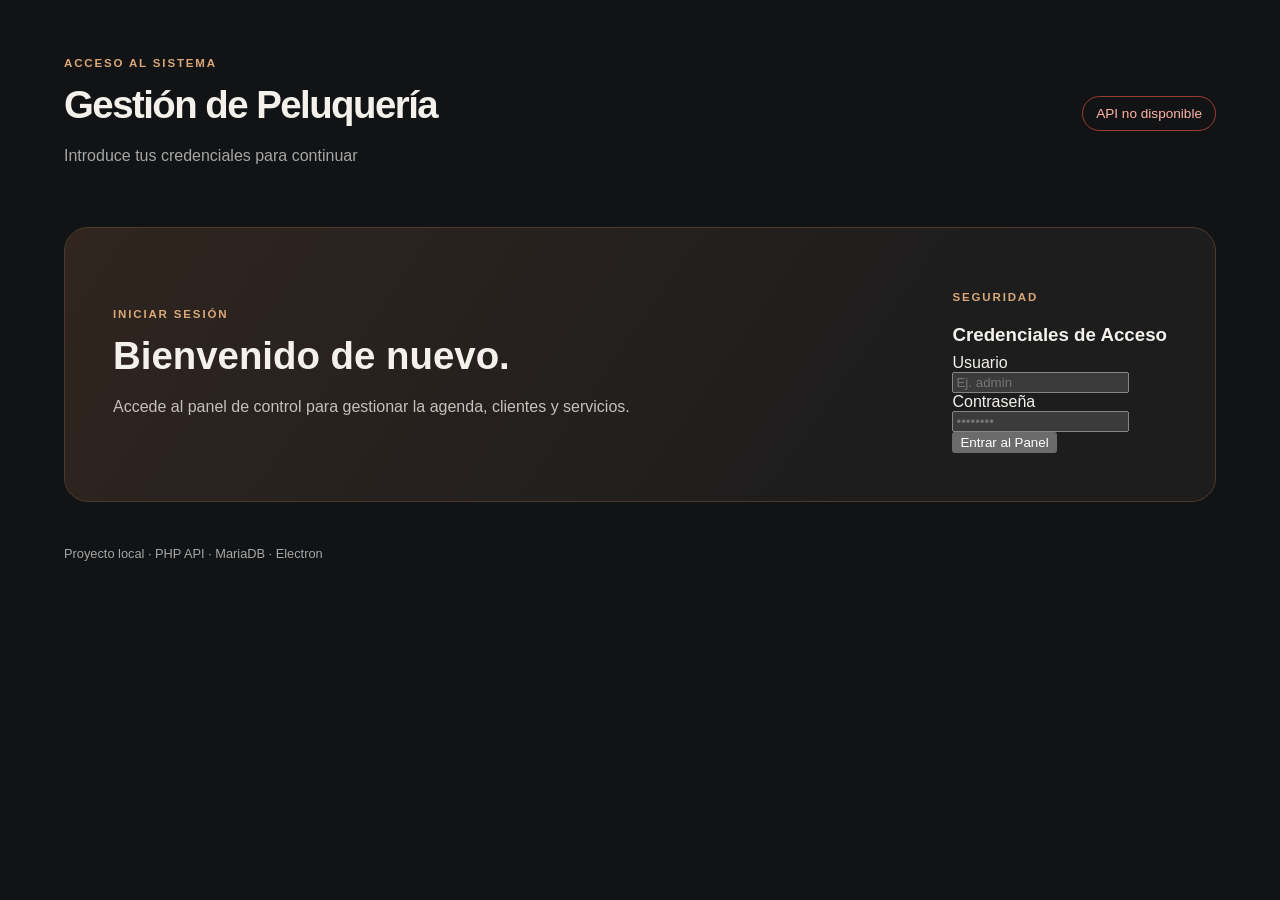
<file: frontend/index.html>
<!doctype html>
<html lang="es">
<head>
  <!-- Metadatos de configuración y optimización -->
  <meta charset="UTF-8">
  <meta name="viewport" content="width=device-width, initial-scale=1.0">
  
  <!-- Política de Seguridad de Contenidos (CSP): Restringe orígenes para prevenir ataques XSS -->
  <meta http-equiv="Content-Security-Policy"
        content="default-src 'self'; script-src 'self'; style-src 'self'; connect-src http://127.0.0.1:8080 http://127.0.0.1:8081; img-src 'self' data:;">
  
  <!-- Título de la pestaña del navegador -->
  <title>Login - Gestión de Peluquería</title>
  
  <!-- Enlace a la hoja de estilos CSS externa -->
  <link rel="stylesheet" href="assets/css/styles.css">
  
  <!-- Carga del script de JavaScript de forma asíncrona tras parsear el DOM ('defer') -->
  <script src="assets/js/api.js" defer></script>
  <script src="assets/js/auth.js" defer></script>
  <script src="assets/js/login.js" defer></script>

</head>
<body>
  <!-- Contenedor principal de la aplicación con clase semántica 'shell' -->
  <main class="shell">
    
    <!-- Cabecera superior de la vista -->
    <header class="topbar">
      <div>
        <p class="eyebrow">ACCESO AL SISTEMA</p>
        <h1>Gestión de Peluquería</h1>
        <p class="muted">Introduce tus credenciales para continuar</p>
      </div>
      <!-- Indicador dinámico de estado de la API, controlado por JavaScript -->
      <span id="status" class="status">Comprobando API…</span>
    </header>

    <!-- Contenedor principal para el formulario de autenticación -->
    <div class="auth-container">
      <section class="welcome">
        <div>
          <p class="eyebrow">INICIAR SESIÓN</p>
          <h2>Bienvenido de nuevo.</h2>
          <p>Accede al panel de control para gestionar la agenda, clientes y servicios.</p>
        </div>
        
        <!-- Tarjeta que envuelve el formulario de acceso -->
        <div class="login-card-uniform">
          <p class="eyebrow">SEGURIDAD</p>
          <h3 >Credenciales de Acceso</h3>
          
          <!-- Formulario de inicio de sesión -->
          <form id="login-form" class="login-form-grid">
            
            <!-- Grupo de entrada para el usuario -->
            <div class="input-group">
              <label for="usuario">Usuario</label>
              <br>
              <input type="text" id="usuario" name="usuario" required placeholder="Ej. admin">
            </div>
            
            <!-- Grupo de entrada para la contraseña -->
            <div class="input-group">
              <label for="password">Contraseña</label>
              <br>
              <input type="password" id="password" name="password" required placeholder="••••••••">
            </div>

            <!-- Botón de envío del formulario -->
            <button type="submit" class="btn-submit">
              Entrar al Panel
            </button>
          </form>
        </div>
      </section>
    </div>

    <!-- Pie de página que detalla el stack tecnológico del proyecto local -->
    <footer>Proyecto local · PHP API · MariaDB · Electron</footer>
  </main>
</body>
</html>
</file>
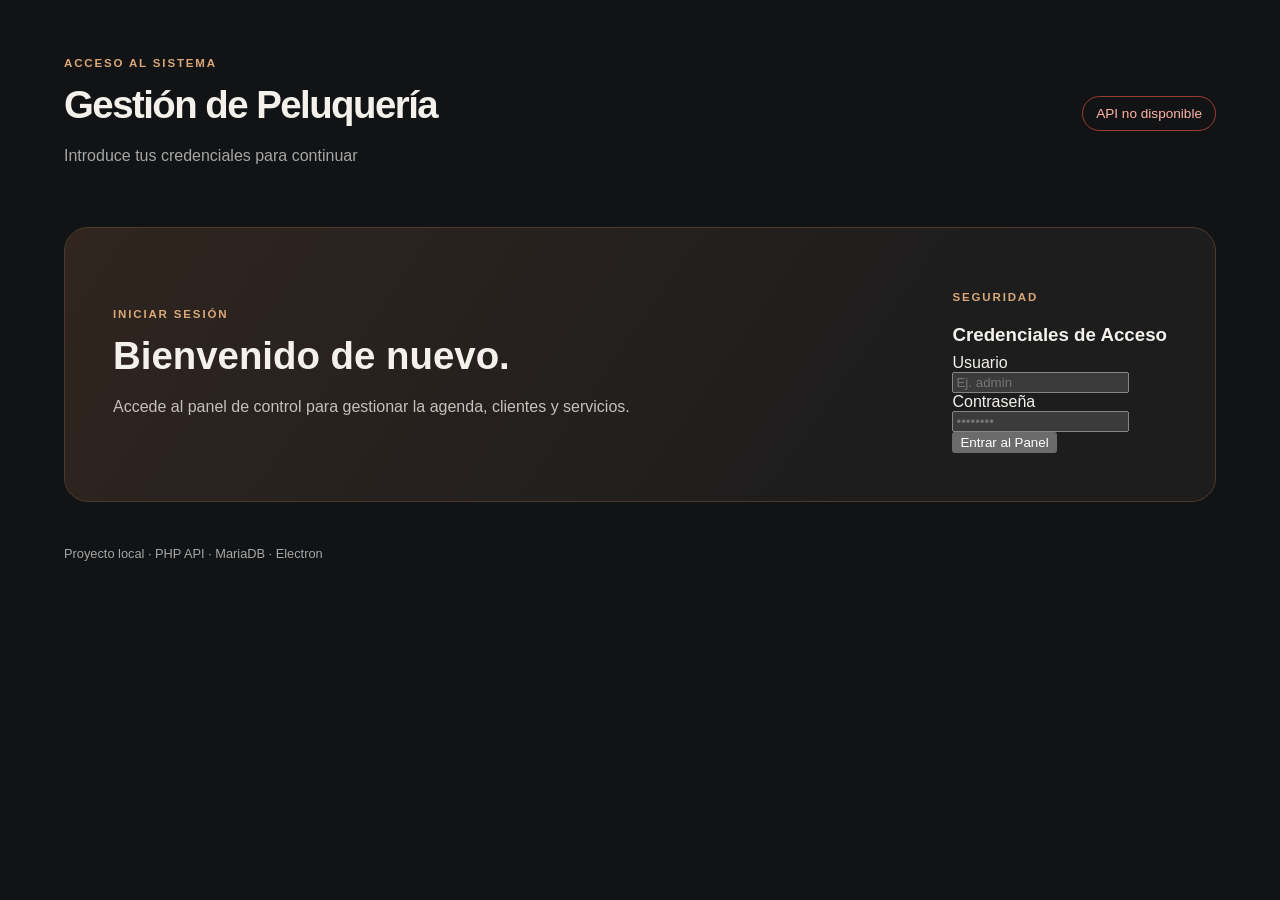
<file: frontend/dashboard.html>
<!doctype html>
<html lang="es">
  <head>
    <!-- Metadatos de configuración -->
    <meta charset="UTF-8" />
    <meta name="viewport" content="width=device-width, initial-scale=1.0" />

    <!-- Política de Seguridad de Contenidos -->
    <meta
      http-equiv="Content-Security-Policy"
      content="default-src 'self'; script-src 'self'; style-src 'self'; connect-src http://127.0.0.1:8081; img-src 'self' data:;"
    />

    <title>Panel de control - Gestión de Peluquería</title>

    <!-- Hoja de estilos -->
    <link rel="stylesheet" href="assets/css/styles.css" />

    <!-- Scripts de la aplicación -->
    <script src="assets/js/api.js" defer></script>
    <script src="assets/js/auth.js" defer></script>
    <script src="assets/js/dashboard.js" defer></script>
  </head>

  <body>
    <main class="shell">
      <!-- Cabecera del Dashboard -->
      <header class="topbar">
        <div>
          <p class="eyebrow">PANEL DE CONTROL</p>

          <p class="muted">Administración y gestión de la peluquería.</p>
        </div>

        <div>
          <span id="status" class="status"> Comprobando API… </span>
        </div>
      </header>

      <!-- Información del usuario conectado -->
      <section class="user-panel">
        <div>
          <p class="eyebrow">SESIÓN ACTIVA</p>

          <h2>
            Bienvenido/a,
            <span id="usuario-nombre">Cargando usuario...</span>
          </h2>

          <p class="muted">
            Perfil:
            <strong id="usuario-rol">Comprobando...</strong>
          </p>
        </div>

        <div>
          <button id="logout-button" type="button">Cerrar sesión</button>
        </div>
      </section>

      <!-- Mensaje de bienvenida -->
      <section class="welcome">
        <div>
          <p class="eyebrow">GESTIÓN DIARIA</p>

          <h2>Tu peluquería, organizada.</h2>

          <p>
            Accede a los diferentes módulos para gestionar clientes, servicios,
            agenda y tratamientos.
          </p>
        </div>

        <div class="scissors" aria-hidden="true">✂</div>
      </section>

      <!-- Módulos principales -->
      <section aria-label="Módulos de gestión">
        <p class="eyebrow">MÓDULOS DE LA APLICACIÓN</p>

        <div class="grid">
          <!-- Perfil -->
          <a href="pages/perfil.html" class="module" data-roles="1,2,3" hidden>
            <article>
              <h3>Mi perfil</h3>
              <p>Consulta y modifica tus datos personales.</p>
            </article>
          </a>

          <!-- Peluqueros y alumnos -->
          <a
            href="pages/administracion-peluqueros.html"
            class="module"
            data-roles="1,3"
            hidden
          >
            <article>
              <h3>Peluqueros y alumnos</h3>
              <p>Gestiona las altas, bajas y datos del personal.</p>
            </article>
          </a>

          <!-- Clientes -->
          <a
            href="pages/clientes.html"
            class="module"
            data-roles="1,2,3"
            hidden
          >
            <article>
              <h3>Clientes</h3>

              <p>
                Gestiona las fichas, datos personales y el historial de
                clientes.
              </p>
            </article>
          </a>
          <!-- Agenda -->
          <article class="module" data-roles="1,2,3" hidden>
            <h3>Agenda</h3>
            <p>Consulta y organiza las citas de la peluquería.</p>
          </article>

          <!-- Servicios -->
          <article class="module" data-roles="1,3" hidden>
            <h3>Servicios</h3>
            <p>Consulta y administra el catálogo de servicios y precios.</p>
          </article>

          <!-- Fichas de tratamiento -->
          <article class="module" data-roles="1,2,3" hidden>
            <h3>Fichas de tratamiento</h3>
            <p>Consulta y registra análisis, fórmulas y tratamientos.</p>
          </article>

          <!-- Facturación -->
          <article class="module" data-roles="1,2,3" hidden>
            <h3>Facturación</h3>
            <p>Consulta y gestiona las facturas y operaciones.</p>
          </article>

          <!-- Gestión de usuarios -->
          <article class="module" data-roles="1" hidden>
            <h3>Gestión de usuarios</h3>
            <p>Administra las cuentas y los permisos de acceso.</p>
          </article>
        </div>
      </section>

      <!-- Pie de página -->
      <footer>Proyecto local · PHP API · MariaDB · Electron</footer>
    </main>
  </body>
</html>
</file>
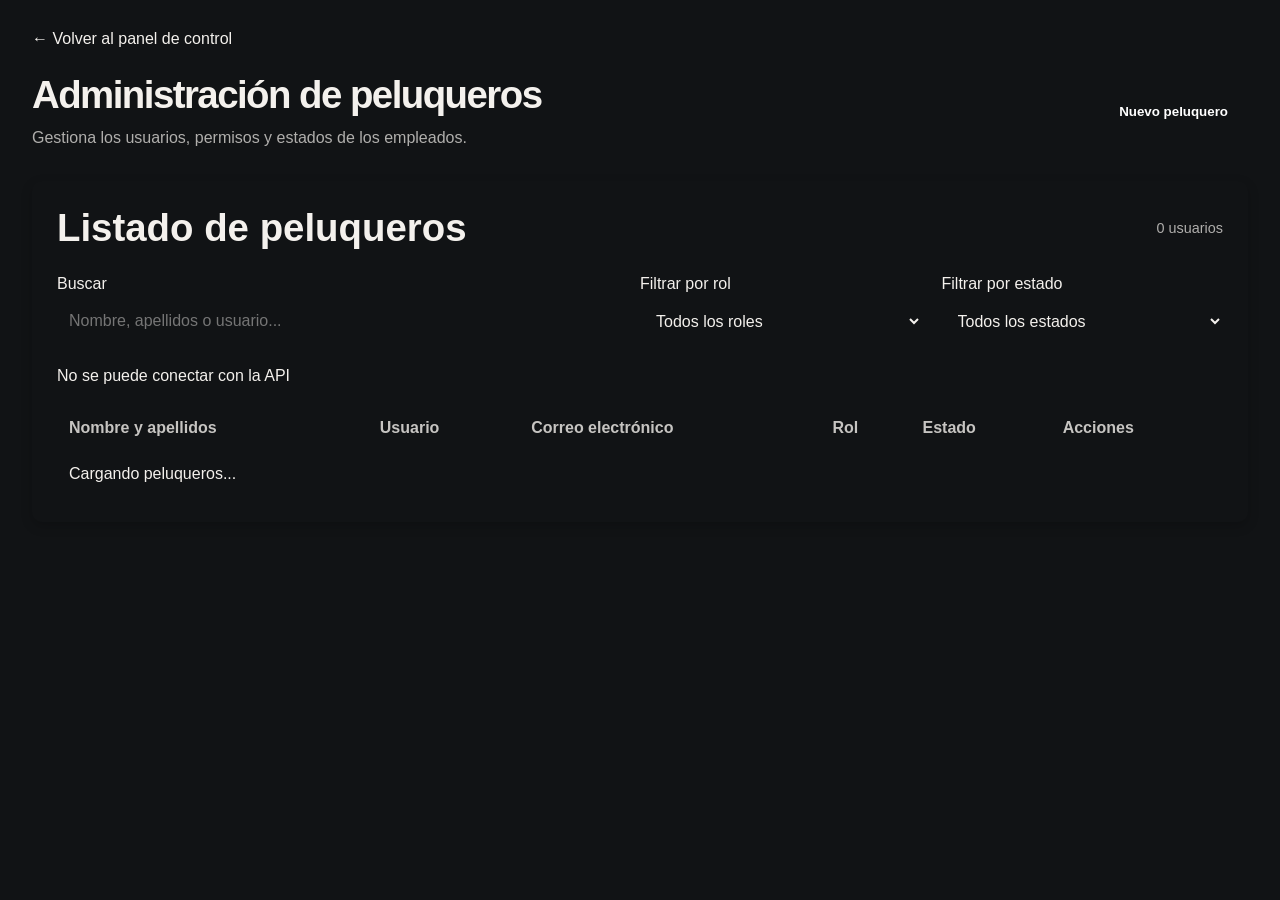
<file: frontend/pages/administracion-peluqueros.html>
<!doctype html>
<html lang="es">
  <head>
    <meta charset="UTF-8" />
    <meta name="viewport" content="width=device-width, initial-scale=1.0" />

    <title>Administración de peluqueros</title>

    <!-- Estilos generales -->
    <link rel="stylesheet" href="../assets/css/styles.css" />

    <!-- Estilos específicos de administración -->
    <link rel="stylesheet" href="../assets/css/administracion-peluqueros.css" />

    <!-- Scripts -->
    <script src="../assets/js/api.js" defer></script>
    <script src="../assets/js/auth.js" defer></script>
    <script src="../assets/js/administracion-peluqueros.js" defer></script>
  </head>

  <body>
    <main class="admin-container">
      <!-- Navegación -->
      <nav class="admin-navigation">
        <a href="../dashboard.html">← Volver al panel de control</a>
      </nav>

      <!-- Cabecera -->
      <header class="admin-header">
        <div>
          <h1>Administración de peluqueros</h1>
          <p>Gestiona los usuarios, permisos y estados de los empleados.</p>
        </div>

        <button type="button" id="new-hairdresser-button">
          Nuevo peluquero
        </button>
      </header>

      <!-- Listado de peluqueros -->
      <section class="admin-card">
        <div class="section-heading">
          <h2>Listado de peluqueros</h2>
          <span id="hairdresser-count">0 usuarios</span>
        </div>

        <!-- Buscador y filtros -->
        <div class="admin-filters">
          <div class="input-group">
            <label for="search-hairdresser">Buscar</label>
            <input
              type="search"
              id="search-hairdresser"
              placeholder="Nombre, apellidos o usuario..."
            />
          </div>

          <div class="input-group">
            <label for="filter-role">Filtrar por rol</label>
            <select id="filter-role">
              <option value="">Todos los roles</option>
            </select>
          </div>

          <div class="input-group">
            <label for="filter-status">Filtrar por estado</label>
            <select id="filter-status">
              <option value="">Todos los estados</option>
              <option value="activo">Activos</option>
              <option value="baja">Dados de baja</option>
            </select>
          </div>
        </div>

        <!-- Mensajes -->
        <div id="admin-message" class="form-message" role="status" hidden></div>

        <!-- Tabla -->
        <div class="table-container">
          <table class="hairdressers-table">
            <thead>
              <tr>
                <th>Nombre y apellidos</th>
                <th>Usuario</th>
                <th>Correo electrónico</th>
                <th>Rol</th>
                <th>Estado</th>
                <th>Acciones</th>
              </tr>
            </thead>

            <tbody id="hairdressers-list">
              <tr>
                <td colspan="6">Cargando peluqueros...</td>
              </tr>
            </tbody>
          </table>
        </div>
      </section>

      <!-- ========================================
            MODAL: NUEVO PELUQUERO
        ======================================== -->

      <div id="hairdresser-modal" class="modal-overlay" hidden>
        <section class="modal-card">
          <div class="modal-header">
            <h2>Nuevo peluquero</h2>

            <button
              type="button"
              id="close-hairdresser-modal"
              class="modal-close"
              aria-label="Cerrar"
            >
              &times;
            </button>
          </div>

          <form id="hairdresser-form">
            <div class="form-grid">
              <div class="input-group">
                <label for="new-usuario">Usuario *</label>
                <input type="text" id="new-usuario" required maxlength="50" />
              </div>

              <div class="input-group">
                <label for="new-rol">Rol *</label>
                <select id="new-rol" required>
                  <option value="">Selecciona un rol</option>
                </select>
              </div>

              <div class="input-group">
                <label for="new-nombre">Nombre *</label>
                <input type="text" id="new-nombre" required maxlength="100" />
              </div>

              <div class="input-group">
                <label for="new-apellido1">Primer apellido *</label>
                <input
                  type="text"
                  id="new-apellido1"
                  required
                  maxlength="100"
                />
              </div>

              <div class="input-group">
                <label for="new-apellido2">Segundo apellido</label>
                <input type="text" id="new-apellido2" maxlength="100" />
              </div>

              <div class="input-group">
                <label for="new-telefono">Teléfono</label>
                <input type="tel" id="new-telefono" maxlength="20" />
              </div>

              <div class="input-group">
                <label for="new-email">Correo electrónico</label>
                <input type="email" id="new-email" maxlength="150" />
              </div>

              <div class="input-group">
                <label for="new-direccion">Dirección</label>
                <input type="text" id="new-direccion" maxlength="255" />
              </div>

              <div class="input-group">
                <label for="new-password">Contraseña inicial *</label>
                <input
                  type="password"
                  id="new-password"
                  required
                  minlength="8"
                  autocomplete="new-password"
                />
              </div>

              <div class="input-group">
                <label for="new-password-confirm">Confirmar contraseña *</label>
                <input
                  type="password"
                  id="new-password-confirm"
                  required
                  minlength="8"
                  autocomplete="new-password"
                />
              </div>

              <div class="input-group full-width">
                <label for="new-notas">Notas</label>
                <textarea id="new-notas" rows="3"></textarea>
              </div>
            </div>

            <div
              id="hairdresser-form-message"
              class="form-message"
              role="status"
              hidden
            ></div>

            <div class="modal-actions">
              <button type="button" id="cancel-hairdresser-button">
                Cancelar
              </button>

              <button type="submit" id="save-hairdresser-button">
                Registrar peluquero
              </button>
            </div>
          </form>
        </section>
      </div>

      <!-- ========================================
            MODAL: CAMBIAR ROL DE UN PELUQUERO
        ======================================== -->

      <div id="change-role-modal" class="modal-overlay" hidden>
        <section class="modal-card">
          <div class="modal-header">
            <h2>Cambiar rol</h2>

            <button
              type="button"
              id="close-role-modal"
              class="modal-close"
              aria-label="Cerrar"
            >
              &times;
            </button>
          </div>

          <form id="change-role-form">
            <div class="form-grid">
              <!-- Nombre del peluquero -->
              <div class="input-group full-width">
                <label>Usuario</label>

                <p id="role-hairdresser-name"></p>
              </div>

              <!-- Rol actual -->
              <div class="input-group full-width">
                <label>Rol actual</label>

                <p id="current-hairdresser-role"></p>
              </div>

              <!-- Nuevo rol -->
              <div class="input-group full-width">
                <label for="change-hairdresser-role"> Nuevo rol * </label>

                <select id="change-hairdresser-role" required>
                  <option value="">Selecciona un rol</option>
                </select>
              </div>
            </div>

            <!-- Mensajes del formulario -->
            <div
              id="change-role-message"
              class="form-message"
              role="status"
              hidden
            ></div>

            <!-- Botones -->
            <div class="modal-actions">
              <button type="button" id="cancel-role-button">Cancelar</button>

              <button type="submit" id="save-role-button" disabled>
                Guardar cambios
              </button>
            </div>
          </form>
        </section>
      </div>

      <!-- ========================================
            Modal para informar de errores al dar de baja
        ======================================== -->

      <dialog id="deactivate-error-modal" class="admin-modal">
        <div class="modal-content">
          <h2>No se puede realizar la operación</h2>

          <p id="deactivate-error-message">
            No se puede dar de baja al último administrador activo. Debe existir
            al menos otro administrador activo.
          </p>

          <!-- El formulario cierra automáticamente el modal -->
          <form method="dialog" class="modal-actions">
            <button type="submit" id="close-deactivate-error-modal">
              Aceptar
            </button>
          </form>
        </div>
      </dialog>
    </main>
  </body>
</html>
</file>
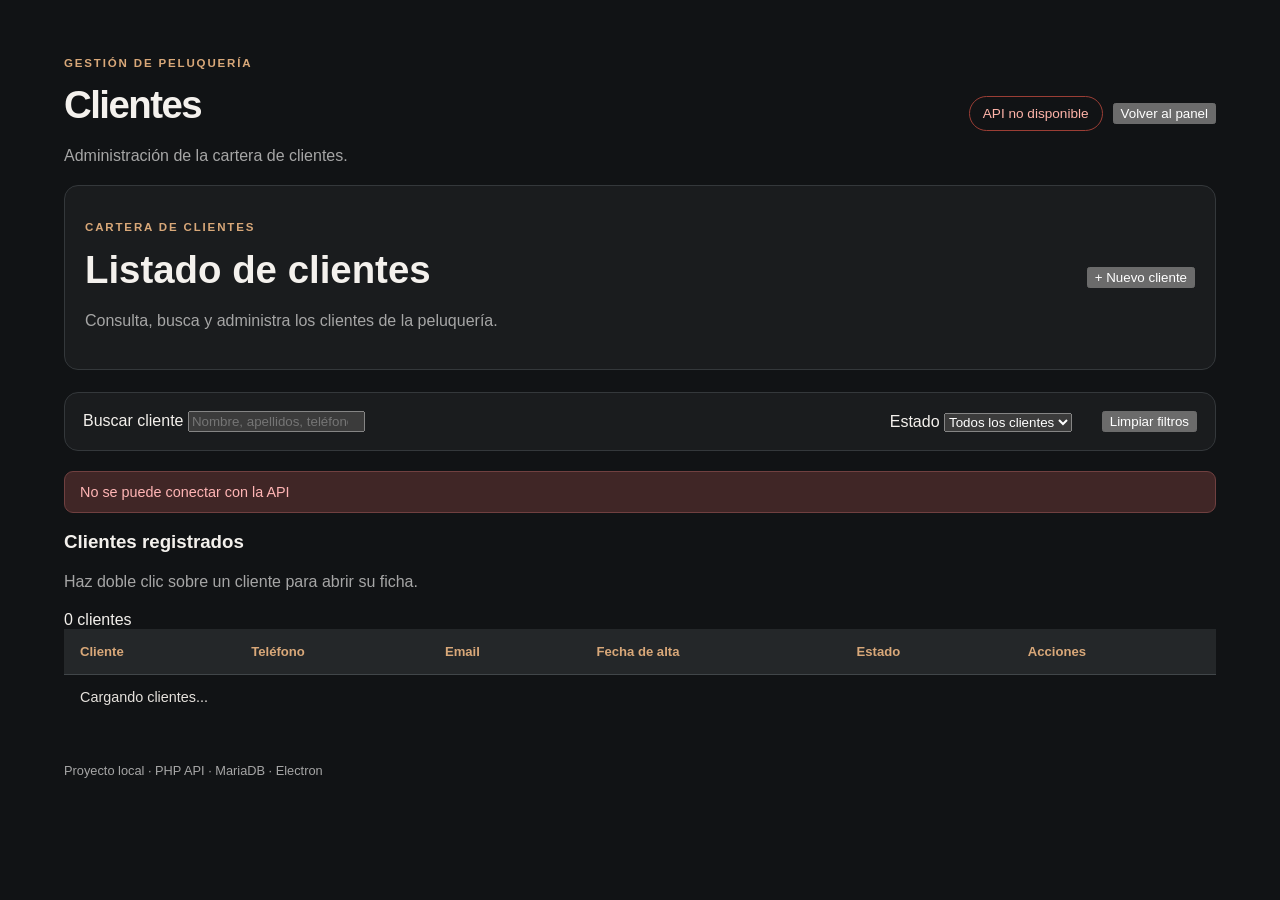
<file: frontend/pages/clientes.html>
<!doctype html>
<html lang="es">
  <head>
    <!-- Metadatos de configuración -->
    <meta charset="UTF-8" />
    <meta name="viewport" content="width=device-width, initial-scale=1.0" />

    <!-- Política de Seguridad de Contenidos -->
    <meta
      http-equiv="Content-Security-Policy"
      content="default-src 'self'; script-src 'self'; style-src 'self'; connect-src http://127.0.0.1:8081; img-src 'self' data:;"
    />

    <title>Clientes - Gestión de Peluquería</title>

    <!-- Hojas de estilos -->
    <link rel="stylesheet" href="../assets/css/styles.css" />
    <link rel="stylesheet" href="../assets/css/clientes.css" />

    <!-- Scripts de la aplicación -->
    <script src="../assets/js/api.js" defer></script>
    <script src="../assets/js/auth.js" defer></script>
    <script src="../assets/js/clientes.js" defer></script>
  </head>

  <body>
    <main class="shell">
      <!-- ==================================================
             CABECERA
        =================================================== -->

      <header class="topbar">
        <div>
          <p class="eyebrow">GESTIÓN DE PELUQUERÍA</p>

          <h1>Clientes</h1>

          <p class="muted">Administración de la cartera de clientes.</p>
        </div>

        <div class="clientes-header-actions">
          <span id="status" class="status"> Cargando clientes... </span>

          <button id="volver-button" type="button" class="button-secondary">
            Volver al panel
          </button>
        </div>
      </header>

      <!-- ==================================================
             RESUMEN Y ACCIONES
        =================================================== -->

      <section class="clientes-summary">
        <div>
          <p class="eyebrow">CARTERA DE CLIENTES</p>

          <h2>Listado de clientes</h2>

          <p class="muted">
            Consulta, busca y administra los clientes de la peluquería.
          </p>
        </div>

        <button id="nuevo-cliente-button" type="button">+ Nuevo cliente</button>
      </section>

      <!-- ==================================================
             BÚSQUEDA Y FILTROS
        =================================================== -->

      <section class="clientes-filters" aria-label="Filtros de clientes">
        <div class="filter-search">
          <label for="busqueda">Buscar cliente</label>

          <input
            type="search"
            id="busqueda"
            placeholder="Nombre, apellidos, teléfono o email..."
            autocomplete="off"
          />
        </div>

        <div class="filter-state">
          <label for="estado-filtro">Estado</label>

          <select id="estado-filtro">
            <option value="todos">Todos los clientes</option>
            <option value="activos">Activos</option>
            <option value="bajas">Dados de baja</option>
          </select>
        </div>

        <button
          id="limpiar-filtros-button"
          type="button"
          class="button-secondary"
        >
          Limpiar filtros
        </button>
      </section>

      <!-- ==================================================
             MENSAJES DE LA APLICACIÓN
        =================================================== -->

      <div
        id="clientes-message"
        class="message"
        role="status"
        aria-live="polite"
        hidden
      ></div>

      <!-- ==================================================
             TABLA DE CLIENTES
        =================================================== -->

      <section class="clientes-table-section" aria-label="Listado de clientes">
        <div class="clientes-table-header">
          <div>
            <h3>Clientes registrados</h3>

            <p class="muted">
              Haz doble clic sobre un cliente para abrir su ficha.
            </p>
          </div>

          <span id="total-clientes" class="clientes-counter"> 0 clientes </span>
        </div>

        <div class="table-container">
          <table class="clientes-table">
            <thead>
              <tr>
                <th>Cliente</th>
                <th>Teléfono</th>
                <th>Email</th>
                <th>Fecha de alta</th>
                <th>Estado</th>
                <th>Acciones</th>
              </tr>
            </thead>

            <tbody id="clientes-tbody">
              <!--
                            Las filas se generarán dinámicamente
                            desde clientes.js.
                        -->

              <tr>
                <td colspan="6" class="table-empty">Cargando clientes...</td>
              </tr>
            </tbody>
          </table>
        </div>
      </section>

      <!-- ==================================================
             MODAL: NUEVO CLIENTE
        =================================================== -->

      <dialog id="cliente-modal" class="cliente-modal">
        <form id="cliente-form" method="dialog">
          <div class="modal-header">
            <div>
              <p class="eyebrow">GESTIÓN DE CLIENTES</p>

              <h2>Nuevo cliente</h2>

              <p class="muted">Introduce los datos del nuevo cliente.</p>
            </div>

            <button
              id="cerrar-modal-button"
              type="button"
              class="modal-close"
              aria-label="Cerrar"
            >
              &times;
            </button>
          </div>

          <!-- Datos personales -->

          <fieldset>
            <legend>Datos personales</legend>

            <div class="form-grid">
              <div class="form-group">
                <label for="nombre">Nombre *</label>

                <input
                  type="text"
                  id="nombre"
                  name="Nombre"
                  maxlength="50"
                  required
                  autocomplete="given-name"
                />
              </div>

              <div class="form-group">
                <label for="apellido1">Primer apellido *</label>

                <input
                  type="text"
                  id="apellido1"
                  name="Apellido1"
                  maxlength="50"
                  required
                  autocomplete="family-name"
                />
              </div>

              <div class="form-group">
                <label for="apellido2">Segundo apellido</label>

                <input
                  type="text"
                  id="apellido2"
                  name="Apellido2"
                  maxlength="50"
                />
              </div>

              <div class="form-group">
                <label for="telefono">Teléfono</label>

                <input
                  type="tel"
                  id="telefono"
                  name="Telefono"
                  maxlength="20"
                  autocomplete="tel"
                />
              </div>

              <div class="form-group form-group-full">
                <label for="email">Email</label>

                <input
                  type="email"
                  id="email"
                  name="Email"
                  maxlength="100"
                  autocomplete="email"
                />
              </div>

              <div class="form-group form-group-full">
                <label for="direccion">Dirección</label>

                <input
                  type="text"
                  id="direccion"
                  name="Direccion"
                  maxlength="255"
                  autocomplete="street-address"
                />
              </div>

              <div class="form-group form-group-full">
                <label for="notas">Notas</label>

                <textarea
                  id="notas"
                  name="Notas"
                  rows="4"
                  placeholder="Observaciones generales del cliente..."
                ></textarea>
              </div>
            </div>

            <p class="form-hint">* Los campos marcados son obligatorios.</p>
          </fieldset>

          <!-- Mensaje del formulario -->

          <div
            id="form-message"
            class="message"
            role="alert"
            aria-live="assertive"
            hidden
          ></div>

          <!-- Botones del formulario -->

          <div class="modal-actions">
            <button
              id="cancelar-cliente-button"
              type="button"
              class="button-secondary"
            >
              Cancelar
            </button>

            <button id="guardar-cliente-button" type="submit">
              Guardar cliente
            </button>
          </div>
        </form>
      </dialog>

      <!-- ==================================================
             PIE DE PÁGINA
        =================================================== -->

      <footer>Proyecto local · PHP API · MariaDB · Electron</footer>
    </main>
  </body>
</html>
</file>
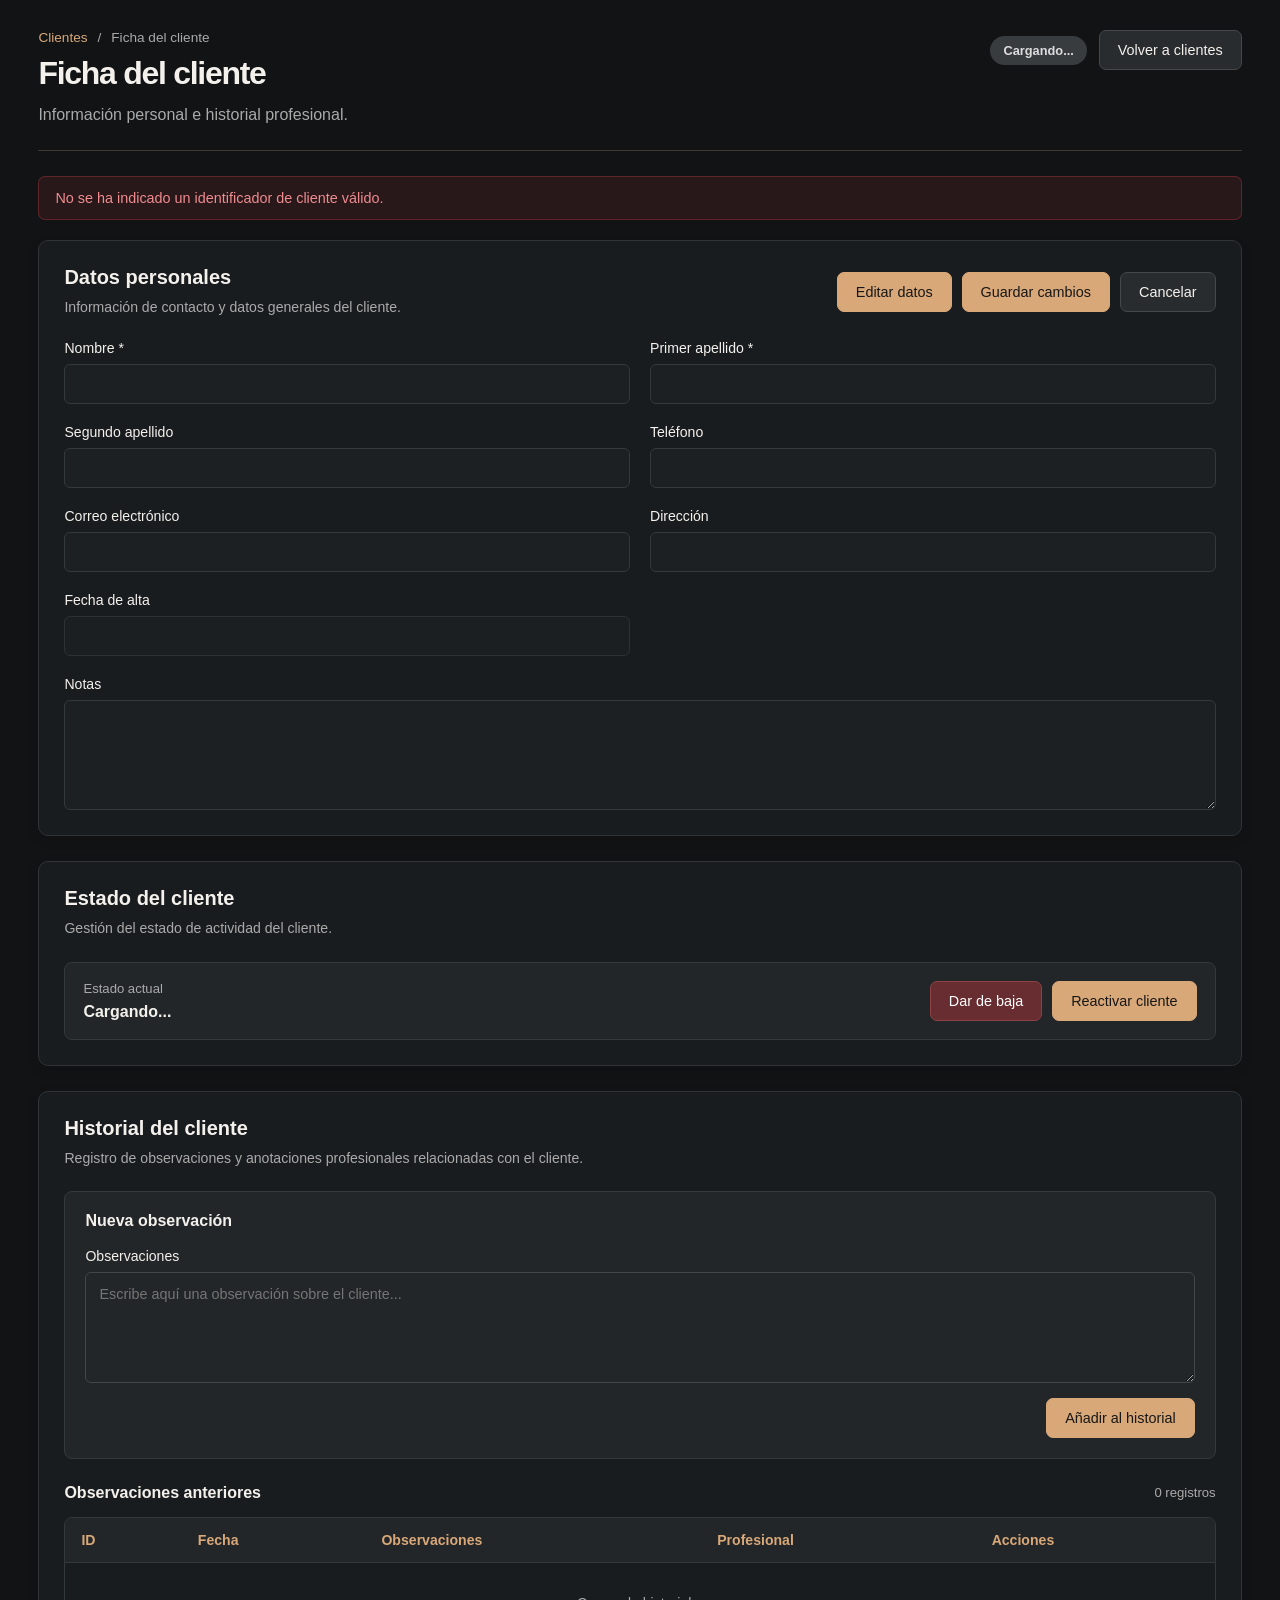
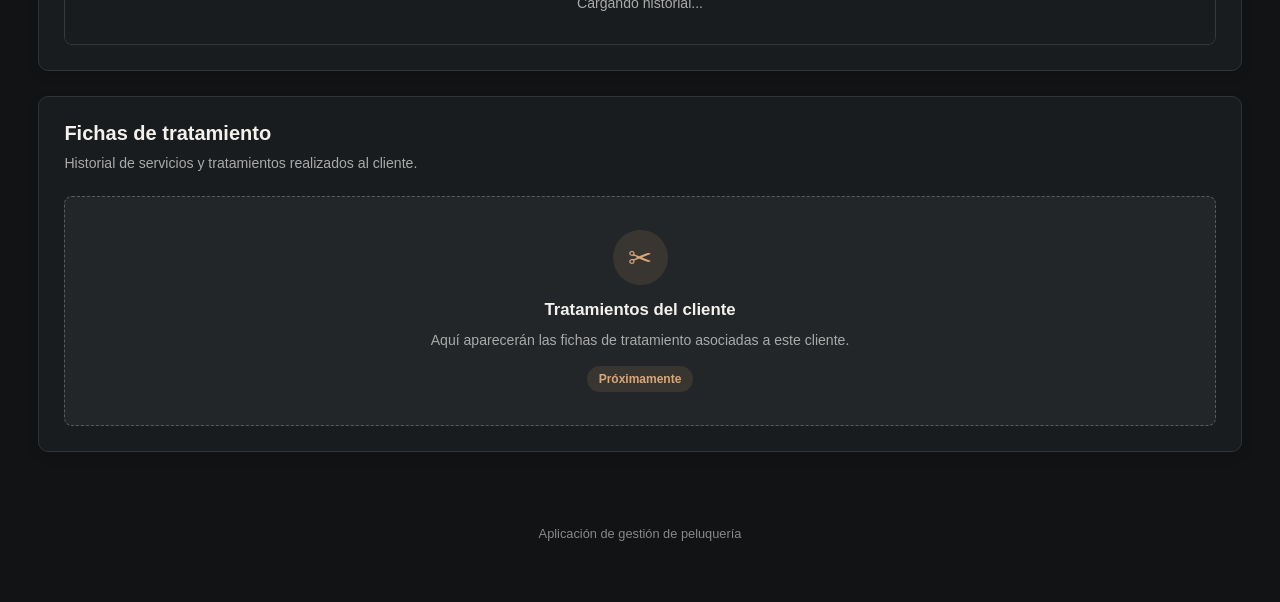
<file: frontend/pages/ficha-cliente.html>
<!doctype html>
<html lang="es">
  <head>
    <!-- Metadatos de configuración -->
    <meta charset="UTF-8" />
    <meta name="viewport" content="width=device-width, initial-scale=1.0" />

    <meta name="description" content="Ficha individual del cliente" />

    <title>Ficha del cliente | Peluquería</title>

    <!-- Política de Seguridad de Contenidos -->
    <meta
      http-equiv="Content-Security-Policy"
      content="
              default-src 'self';
              script-src 'self';
              style-src 'self';
              connect-src http://127.0.0.1:8081;
              img-src 'self' data:;
          "
    />

    <!-- Estilos generales -->
    <link rel="stylesheet" href="../assets/css/styles.css" />

    <!-- Estilos específicos de la ficha -->
    <link rel="stylesheet" href="../assets/css/ficha-cliente.css" />

    <!-- Scripts -->
    <script src="../assets/js/api.js" defer></script>
    <script src="../assets/js/auth.js" defer></script>
    <script src="../assets/js/ficha-cliente.js" defer></script>
  </head>

  <body>
    <main class="cliente-page">
      <!-- ==================================================
             CABECERA
        =================================================== -->

      <header class="cliente-header">
        <div class="cliente-header-info">
          <div class="cliente-breadcrumb">
            <a href="clientes.html">Clientes</a>
            <span>/</span>
            <span>Ficha del cliente</span>
          </div>

          <h1>Ficha del cliente</h1>

          <p>Información personal e historial profesional.</p>
        </div>

        <div class="cliente-header-actions">
          <span id="cliente-estado" class="cliente-estado"> Cargando... </span>

          <button type="button" id="volver-button" class="btn btn-secondary">
            Volver a clientes
          </button>
        </div>
      </header>

      <!-- ==================================================
             MENSAJES GENERALES
        =================================================== -->

      <div
        id="cliente-message"
        class="cliente-message"
        role="status"
        aria-live="polite"
        hidden
      ></div>

      <!-- ==================================================
             INFORMACIÓN DEL CLIENTE
        =================================================== -->

      <section class="cliente-section">
        <div class="cliente-section-header">
          <div>
            <h2>Datos personales</h2>

            <p>Información de contacto y datos generales del cliente.</p>
          </div>

          <div class="cliente-section-actions">
            <button
              type="button"
              id="editar-cliente-button"
              class="btn btn-primary"
            >
              Editar datos
            </button>

            <button
              type="button"
              id="guardar-cliente-button"
              class="btn btn-primary"
              hidden
            >
              Guardar cambios
            </button>

            <button
              type="button"
              id="cancelar-edicion-button"
              class="btn btn-secondary"
              hidden
            >
              Cancelar
            </button>
          </div>
        </div>

        <!-- Formulario de datos personales -->

        <form id="cliente-datos-form">
          <div class="cliente-form-grid">
            <!-- Nombre -->

            <div class="form-group">
              <label for="nombre"> Nombre * </label>

              <input
                type="text"
                id="nombre"
                name="Nombre"
                maxlength="50"
                required
                readonly
              />
            </div>

            <!-- Primer apellido -->

            <div class="form-group">
              <label for="apellido1"> Primer apellido * </label>

              <input
                type="text"
                id="apellido1"
                name="Apellido1"
                maxlength="50"
                required
                readonly
              />
            </div>

            <!-- Segundo apellido -->

            <div class="form-group">
              <label for="apellido2"> Segundo apellido </label>

              <input
                type="text"
                id="apellido2"
                name="Apellido2"
                maxlength="50"
                readonly
              />
            </div>

            <!-- Teléfono -->

            <div class="form-group">
              <label for="telefono"> Teléfono </label>

              <input
                type="tel"
                id="telefono"
                name="Telefono"
                maxlength="20"
                readonly
              />
            </div>

            <!-- Email -->

            <div class="form-group">
              <label for="email"> Correo electrónico </label>

              <input
                type="email"
                id="email"
                name="Email"
                maxlength="100"
                readonly
              />
            </div>

            <!-- Dirección -->

            <div class="form-group">
              <label for="direccion"> Dirección </label>

              <input
                type="text"
                id="direccion"
                name="Direccion"
                maxlength="255"
                readonly
              />
            </div>

            <!-- Fecha de alta -->

            <div class="form-group">
              <label for="fecha-alta"> Fecha de alta </label>

              <input type="text" id="fecha-alta" readonly disabled />
            </div>

            <!-- Notas -->

            <div class="form-group form-group-full">
              <label for="notas"> Notas </label>

              <textarea id="notas" name="Notas" rows="4" readonly></textarea>
            </div>
          </div>
        </form>
      </section>

      <!-- ==================================================
             ESTADO DEL CLIENTE
        =================================================== -->

      <section class="cliente-section">
        <div class="cliente-section-header">
          <div>
            <h2>Estado del cliente</h2>

            <p>Gestión del estado de actividad del cliente.</p>
          </div>
        </div>

        <div class="cliente-status-container">
          <div class="cliente-status-info">
            <span class="cliente-status-label"> Estado actual </span>

            <strong id="estado-descripcion"> Cargando... </strong>
          </div>

          <div class="cliente-status-actions">
            <button
              type="button"
              id="dar-baja-button"
              class="btn btn-danger"
              hidden
            >
              Dar de baja
            </button>

            <button
              type="button"
              id="reactivar-button"
              class="btn btn-primary"
              hidden
            >
              Reactivar cliente
            </button>
          </div>
        </div>
      </section>

      <!-- ==================================================
             HISTORIAL DEL CLIENTE
        =================================================== -->

      <section class="cliente-section">
        <div class="cliente-section-header">
          <div>
            <h2>Historial del cliente</h2>

            <p>
              Registro de observaciones y anotaciones profesionales relacionadas
              con el cliente.
            </p>
          </div>
        </div>

        <!-- Añadir observación -->

        <div class="historial-form-container">
          <h3>Nueva observación</h3>

          <form id="historial-form">
            <div class="form-group">
              <label for="historial-observacion"> Observaciones </label>

              <textarea
                id="historial-observacion"
                name="observaciones"
                rows="4"
                placeholder="Escribe aquí una observación sobre el cliente..."
                required
              ></textarea>
            </div>

            <div class="historial-form-footer">
              <span
                id="historial-message"
                class="form-message"
                role="status"
                aria-live="polite"
              >
              </span>

              <button
                type="submit"
                id="guardar-historial-button"
                class="btn btn-primary"
              >
                Añadir al historial
              </button>
            </div>
          </form>
        </div>

        <!-- Tabla del historial -->

        <div class="historial-container">
          <div class="historial-header">
            <h3>Observaciones anteriores</h3>

            <span id="total-historial">0 registros</span>
          </div>

          <div class="historial-table-container">
            <table class="historial-table">
              <thead>
                <tr>
                  <th>ID</th>
                  <th>Fecha</th>
                  <th>Observaciones</th>
                  <th>Profesional</th>
                  <th>Acciones</th>
                </tr>
              </thead>

              <tbody id="historial-tbody">
                <tr>
                  <td colspan="5" class="table-empty">Cargando historial...</td>
                </tr>
              </tbody>
            </table>
          </div>
        </div>

        <!-- ==================================================
     DIÁLOGO: EDITAR OBSERVACIÓN
=================================================== -->

        <dialog id="editar-historial-dialog">
          <form id="editar-historial-form">
            <h3>Editar observación</h3>

            <div class="form-group">
              <label for="editar-historial-observaciones">
                Observaciones *
              </label>

              <textarea
                id="editar-historial-observaciones"
                rows="5"
                required
              ></textarea>
            </div>

            <div class="form-group">
              <label for="editar-historial-motivo">
                Motivo de la modificación
              </label>

              <textarea
                id="editar-historial-motivo"
                rows="3"
                placeholder="Explica por qué se modifica la anotación..."
              ></textarea>
            </div>

            <div
              id="editar-historial-message"
              class="form-message"
              role="status"
              aria-live="polite"
              hidden
            ></div>

            <div class="dialog-actions">
              <button
                type="button"
                id="cancelar-editar-historial"
                class="btn btn-secondary"
              >
                Cancelar
              </button>

              <button
                type="submit"
                id="guardar-editar-historial"
                class="btn btn-primary"
              >
                Guardar cambios
              </button>
            </div>
          </form>
        </dialog>

        <!-- ==================================================
     DIÁLOGO: CONSULTAR AUDITORÍA
=================================================== -->

        <dialog id="auditoria-historial-dialog">
          <div class="dialog-content">
            <h3>Historial de modificaciones</h3>

            <p id="auditoria-historial-titulo"></p>

            <div id="auditoria-historial-contenido">Cargando auditoría...</div>

            <div class="dialog-actions">
              <button
                type="button"
                id="cerrar-auditoria-historial"
                class="btn btn-secondary"
              >
                Cerrar
              </button>
            </div>
          </div>
        </dialog>
      </section>

      <!-- ==================================================
             FICHAS DE TRATAMIENTO
        =================================================== -->

      <section class="cliente-section">
        <div class="cliente-section-header">
          <div>
            <h2>Fichas de tratamiento</h2>

            <p>Historial de servicios y tratamientos realizados al cliente.</p>
          </div>
        </div>

        <div class="tratamientos-placeholder">
          <div class="tratamientos-placeholder-icon">
            <span>✂</span>
          </div>

          <h3>Tratamientos del cliente</h3>

          <p>
            Aquí aparecerán las fichas de tratamiento asociadas a este cliente.
          </p>

          <span class="placeholder-badge"> Próximamente </span>
        </div>
      </section>

      <!-- ==================================================
             PIE DE PÁGINA
        =================================================== -->

      <footer class="cliente-footer">
        <p>Aplicación de gestión de peluquería</p>
      </footer>
    </main>
  </body>
</html>
</file>
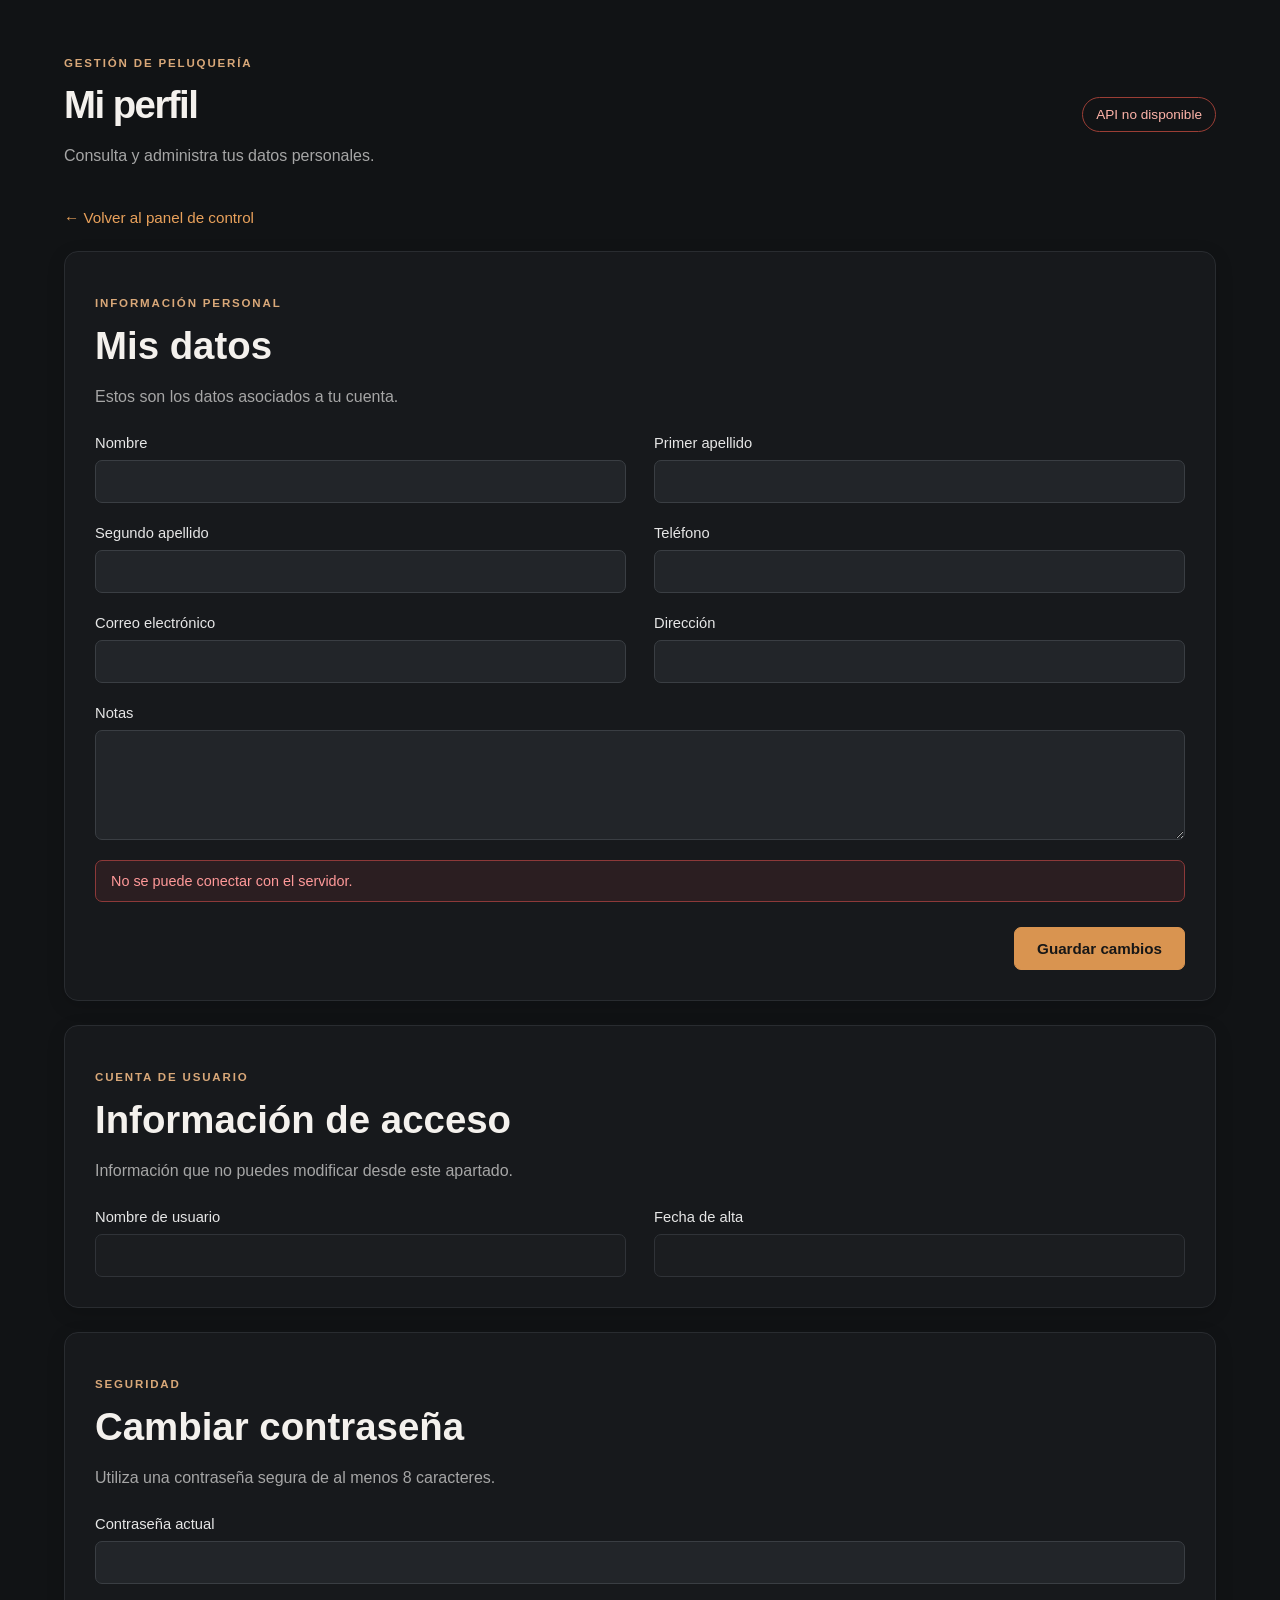
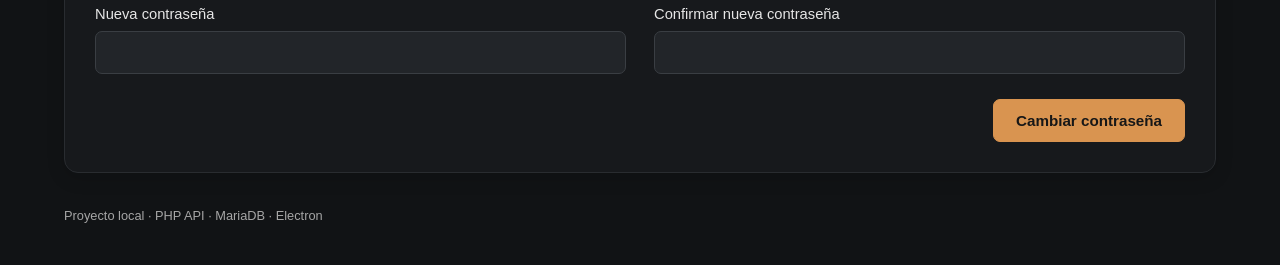
<file: frontend/pages/perfil.html>
<!doctype html>
<html lang="es">

<head>
    <meta charset="UTF-8">
    <meta name="viewport" content="width=device-width, initial-scale=1.0">

    <meta http-equiv="Content-Security-Policy"
          content="default-src 'self'; script-src 'self'; style-src 'self'; connect-src http://127.0.0.1:8081; img-src 'self' data:;">

    <title>Mi perfil - Gestión de Peluquería</title>

    <link rel="stylesheet" href="../assets/css/styles.css">
    <link rel="stylesheet" href="../assets/css/perfil.css">
    
    <script src="../assets/js/api.js" defer></script>
    <script src="../assets/js/auth.js" defer></script>
    <script src="../assets/js/perfil.js" defer></script>
</head>

<body>

    <main class="shell">

        <!-- Cabecera -->
        <header class="topbar">

            <div>
                <p class="eyebrow">GESTIÓN DE PELUQUERÍA</p>
                <h1>Mi perfil</h1>
                <p class="muted">
                    Consulta y administra tus datos personales.
                </p>
            </div>

            <div>
                <span id="status" class="status">
                    Comprobando API...
                </span>
            </div>

        </header>


        <!-- Navegación -->
        <nav class="profile-navigation">
            <a href="../dashboard.html">← Volver al panel de control</a>
        </nav>


        <!-- Datos personales -->
        <section class="profile-card">

            <div class="section-heading">
                <p class="eyebrow">INFORMACIÓN PERSONAL</p>
                <h2>Mis datos</h2>
                <p class="muted">
                    Estos son los datos asociados a tu cuenta.
                </p>
            </div>

            <form id="profile-form">

                <div class="profile-form-grid">

                    <div class="input-group">
                        <label for="nombre">Nombre</label>
                        <input
                            type="text"
                            id="nombre"
                            name="Nombre"
                            required
                        >
                    </div>

                    <div class="input-group">
                        <label for="apellido1">Primer apellido</label>
                        <input
                            type="text"
                            id="apellido1"
                            name="Apellido1"
                            required
                        >
                    </div>

                    <div class="input-group">
                        <label for="apellido2">Segundo apellido</label>
                        <input
                            type="text"
                            id="apellido2"
                            name="Apellido2"
                        >
                    </div>

                    <div class="input-group">
                        <label for="telefono">Teléfono</label>
                        <input
                            type="tel"
                            id="telefono"
                            name="Telefono"
                        >
                    </div>

                    <div class="input-group">
                        <label for="email">Correo electrónico</label>
                        <input
                            type="email"
                            id="email"
                            name="Email"
                            required
                        >
                    </div>

                    <div class="input-group">
                        <label for="direccion">Dirección</label>
                        <input
                            type="text"
                            id="direccion"
                            name="Direccion"
                        >
                    </div>

                    <div class="input-group full-width">
                        <label for="notas">Notas</label>
                        <textarea
                            id="notas"
                            name="Notas"
                            rows="4"
                        ></textarea>
                    </div>

                </div>

                <div id="profile-message"
                     class="form-message"
                     role="alert"
                     hidden>
                </div>

                <div class="profile-actions">
                    <button type="submit" id="save-profile-button">
                        Guardar cambios
                    </button>
                </div>

            </form>

        </section>


        <!-- Información de la cuenta -->
        <section class="profile-card">

            <div class="section-heading">
                <p class="eyebrow">CUENTA DE USUARIO</p>
                <h2>Información de acceso</h2>
                <p class="muted">
                    Información que no puedes modificar desde este apartado.
                </p>
            </div>

            <div class="profile-form-grid">

                <div class="input-group">
                    <label for="usuario">Nombre de usuario</label>
                    <input
                        type="text"
                        id="usuario"
                        readonly
                    >
                </div>

                <div class="input-group">
                    <label for="fecha-alta">Fecha de alta</label>
                    <input
                        type="text"
                        id="fecha-alta"
                        readonly
                    >
                </div>

            </div>

        </section>


        <!-- Cambio de contraseña -->
        <section class="profile-card">

            <div class="section-heading">
                <p class="eyebrow">SEGURIDAD</p>
                <h2>Cambiar contraseña</h2>
                <p class="muted">
                    Utiliza una contraseña segura de al menos 8 caracteres.
                </p>
            </div>

            <form id="password-form">

                <div class="profile-form-grid">

                    <div class="input-group full-width">
                        <label for="password-actual">
                            Contraseña actual
                        </label>
                        <input
                            type="password"
                            id="password-actual"
                            required
                            autocomplete="current-password"
                        >
                    </div>

                    <div class="input-group">
                        <label for="password-nueva">
                            Nueva contraseña
                        </label>
                        <input
                            type="password"
                            id="password-nueva"
                            required
                            minlength="8"
                            autocomplete="new-password"
                        >
                    </div>

                    <div class="input-group">
                        <label for="confirmar-password">
                            Confirmar nueva contraseña
                        </label>
                        <input
                            type="password"
                            id="confirmar-password"
                            required
                            minlength="8"
                            autocomplete="new-password"
                        >
                    </div>

                </div>

                <div id="password-message"
                     class="form-message"
                     role="alert"
                     hidden>
                </div>

                <div class="profile-actions">
                    <button type="submit" id="change-password-button">
                        Cambiar contraseña
                    </button>
                </div>

            </form>

        </section>


        <footer>
            Proyecto local · PHP API · MariaDB · Electron
        </footer>

    </main>

</body>
</html>
</file>
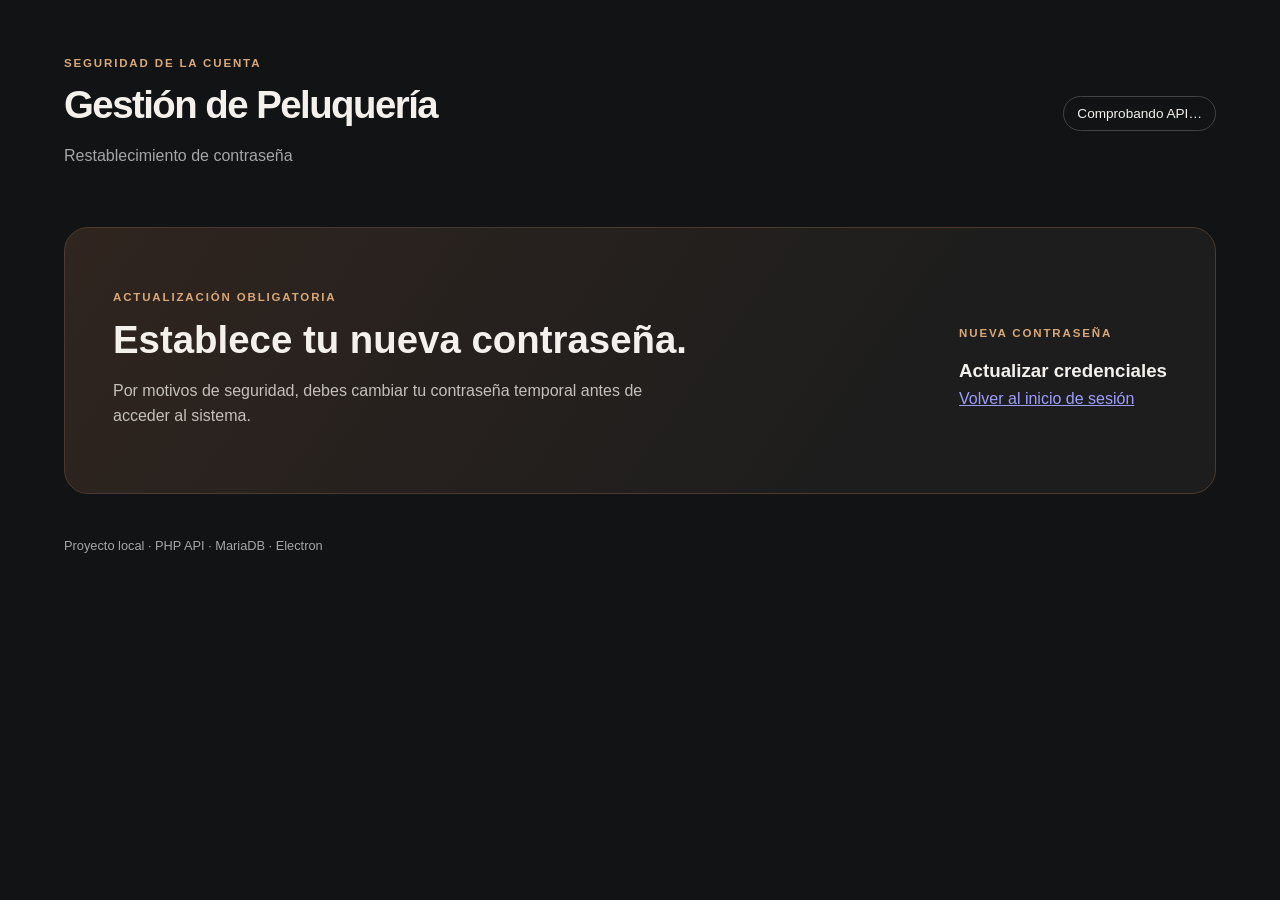
<file: frontend/pages/restablecer-password.html>
<!doctype html>
<html lang="es">
<head>
    <!-- Metadatos de configuración y optimización -->
    <meta charset="UTF-8">
    <meta name="viewport" content="width=device-width, initial-scale=1.0">

    <!-- Política de Seguridad de Contenidos -->
    <meta http-equiv="Content-Security-Policy"
          content="default-src 'self'; script-src 'self'; style-src 'self'; connect-src http://127.0.0.1:8080 http://127.0.0.1:8081; img-src 'self' data:;">

    <!-- Título de la pestaña -->
    <title>Restablecer contraseña - Gestión de Peluquería</title>

    <!-- Hoja de estilos principal -->
    <link rel="stylesheet" href="../assets/css/styles.css">

    <!-- Scripts necesarios -->
    <script src="../assets/js/api.js" defer></script>
    <script src="../assets/js/auth.js" defer></script>
    <script src="../assets/js/restablecer-password.js" defer></script>
</head>

<body>

    <!-- Contenedor principal de la aplicación -->
    <main class="shell">

        <!-- Cabecera superior -->
        <header class="topbar">
            <div>
                <p class="eyebrow">SEGURIDAD DE LA CUENTA</p>
                <h1>Gestión de Peluquería</h1>
                <p class="muted">Restablecimiento de contraseña</p>
            </div>

            <!-- Indicador del estado de la API -->
            <span id="status" class="status">Comprobando API…</span>
        </header>

        <!-- Contenedor principal del formulario -->
        <div class="auth-container">

            <section class="welcome">

                <div>
                    <p class="eyebrow">ACTUALIZACIÓN OBLIGATORIA</p>
                    <h2>Establece tu nueva contraseña.</h2>

                    <p>
                        Por motivos de seguridad, debes cambiar tu contraseña
                        temporal antes de acceder al sistema.
                    </p>
                </div>

                <!-- Tarjeta del formulario -->
                <div class="login-card-uniform">

                    <p class="eyebrow">NUEVA CONTRASEÑA</p>
                    <h3>Actualizar credenciales</h3>

                    <!-- Formulario de restablecimiento -->
                    <form id="reset-password-form" class="login-form-grid">

                        <!-- Nueva contraseña -->
                        <div class="input-group">
                            <label for="password-nueva">
                                Nueva contraseña
                            </label>
                            <br>

                            <input
                                type="password"
                                id="password-nueva"
                                name="password-nueva"
                                required
                                minlength="8"
                                autocomplete="new-password"
                                placeholder="Introduce tu nueva contraseña"
                            >
                        </div>

                        <!-- Confirmación de la contraseña -->
                        <div class="input-group">
                            <label for="confirmar-password">
                                Confirmar nueva contraseña
                            </label>
                            <br>

                            <input
                                type="password"
                                id="confirmar-password"
                                name="confirmar-password"
                                required
                                minlength="8"
                                autocomplete="new-password"
                                placeholder="Repite tu nueva contraseña"
                            >
                        </div>

                        <!-- Información sobre los requisitos -->
                        <p class="muted">
                            La contraseña debe tener al menos 8 caracteres.
                        </p>

                        <!-- Botón para enviar el formulario -->
                        <button type="submit" class="btn-submit">
                            Guardar nueva contraseña
                        </button>

                    </form>

                </div>

            </section>

        </div>

        <!-- Pie de página -->
        <footer>
            Proyecto local · PHP API · MariaDB · Electron
        </footer>

    </main>

</body>
</html>
</file>
<file: frontend/assets/css/styles.css>
/*
   ==========================================================================
   CONFIGURACIÓN GLOBAL Y VARIABLES BASE
   ========================================================================== 
*/
:root {
  color-scheme: dark; /* Activa el modo oscuro nativo en los elementos del navegador */
  font-family: Inter, "Segoe UI", sans-serif; /* Tipografía principal limpia y moderna con respaldos */
  background: #111315; /* Color de fondo general de la aplicación (gris muy oscuro) */
  color: #f4f1ed; /* Color general del texto (tono marfil claro para reducir fatiga visual) */
  font-synthesis: none; /* Evita que el navegador sintonice negritas o cursivas artificiales */
}

/* Aplica box-sizing a todos los elementos para que padding y border no rompan los anchos */
* { box-sizing: border-box; }

/* Configuración básica del cuerpo de la página */
body { 
  margin: 0; 
  min-height: 100vh; /* Asegura que ocupe al menos toda la altura de la pantalla */
}


/* ==========================================================================
   ESTRUCTURA PRINCIPAL Y CONTENEDORES
   ========================================================================== */
/* Contenedor central fluido que limita el ancho máximo y adapta los márgenes laterales */
.shell { 
  max-width: 1440px; 
  margin: 0 auto; 
  padding: 42px clamp(20px, 5vw, 72px); 
}

/* Barra superior flexible (alinea elementos a los extremos con espacio entre ellos) */
.topbar { 
  display: flex; 
  align-items: center; 
  justify-content: space-between; 
  gap: 24px; 
}


/* ==========================================================================
   TIPOGRAFÍA (TÍTULOS Y TEXTOS)
   ========================================================================== */
/* Títulos principales con tamaño fluido y espaciado de letras ajustado */
h1 { 
  margin: 6px 0; 
  font-size: clamp(1.6rem, 3vw, 2.4rem); 
  letter-spacing: -0.04em; 
}

h2 { 
  font-size: clamp(1.6rem, 3vw, 2.6rem); 
  margin: 8px 0 12px; 
}

h3 { 
  margin: 18px 0 8px; 
}

/* Altura de línea cómoda para la lectura de párrafos */
p { 
  line-height: 1.6; 
}

/* Texto pequeño superior (estilo etiqueta o subtítulo decorativo) */
.eyebrow { 
  font-size: .72rem; 
  letter-spacing: .16em; 
  font-weight: 700; 
  color: #d9a879; /* Tono dorado/cobrizo corporativo */
}

/* Clases de utilidad para textos secundarios, párrafos de módulos y pies de página */
.muted, .module p, footer { 
  color: #a6a6a6; 
}


/* ==========================================================================
   INDICADORES DE ESTADO (BADGES)
   ========================================================================== */
/* Estilo base para las pastillas o etiquetas de estado */
.status { 
  padding: 9px 13px; 
  border: 1px solid #414548; 
  border-radius: 999px; /* Bordes completamente redondeados (forma de píldora) */
  font-size: .85rem; 
  white-space: nowrap; /* Evita que el texto del estado se divida en varias líneas */
}

/* Estado OK / Correcto (tonos verdosos) */
.status.ok { 
  color: #a7e4bc; 
  border-color: #347b4a; 
}

/* Estado de Error (tonos rojizos) */
.status.error { 
  color: #ffb4a9; 
  border-color: #9b3e35; 
}


/* ==========================================================================
   SECCIÓN DE BIENVENIDA (BANNER)
   ========================================================================== */
.welcome { 
  margin: 42px 0 28px; 
  padding: clamp(24px, 4vw, 48px); 
  background: linear-gradient(125deg, #30251f, #1d1d1d 72%); /* Degradado elegante en tonos oscuros/marrones */
  border: 1px solid #4b3a2d; 
  border-radius: 24px; /* Esquinas muy redondeadas tipo tarjeta moderna */
  display: flex; 
  justify-content: space-between; 
  align-items: center; 
  gap: 20px; 
}

/* Limita el ancho del texto dentro del banner para que sea legible */
.welcome p:last-child { 
  max-width: 560px; 
  color: #c5c0bb; 
}

/* Elemento gráfico decorativo (ej. icono o emoji de tijeras) */
.scissors { 
  font-size: clamp(3rem, 7vw, 6rem); 
  color: #d9a879; 
  padding: 10px 24px; 
}


/* ==========================================================================
   SISTEMA DE CUADRÍCULA (GRID) Y MÓDULOS
   ========================================================================== */
/* Cuadrícula por defecto de 4 columnas iguales */
.grid { 
  display: grid; 
  grid-template-columns: repeat(4, minmax(0, 1fr)); 
  gap: 16px; 
}

/* Estilo individual para cada tarjeta o módulo de la app */
.module { 
  padding: 22px; 
  border: 1px solid #34383b; 
  background: #1a1c1e; 
  border-radius: 16px; 
  min-height: 160px; 
}

/* Pequeña etiqueta o título dentro de los módulos */
.module span { 
  color: #d9a879; 
  font-size: .8rem; 
  font-weight: 700; 
}

.module p { 
  font-size: .92rem; 
}

/* Pie de página */
footer { 
  margin-top: 44px; 
  font-size: .8rem; 
}


/* ==========================================================================
   DISEÑO RESPONSIVO (MEDIA QUERIES)
   ========================================================================== */
/* Pantallas medianas (tablets o portátiles pequeños): pasa de 4 a 2 columnas */
@media (max-width: 900px) { 
  .grid { 
    grid-template-columns: repeat(2, minmax(0, 1fr)); 
  } 
}

/* Pantallas pequeñas (móviles): ajusta espacios y apila elementos */
@media (max-width: 560px) { 
  .shell { 
    padding-top: 24px; 
  } 
  .topbar { 
    align-items: flex-start; 
    flex-direction: column; /* Apila la barra superior verticalmente */
  } 
  .welcome { 
    margin-top: 28px; 
  } 
  .scissors { 
    display: none; /* Oculta el elemento decorativo grande en móviles para ahorrar espacio */
  } 
  .grid { 
    grid-template-columns: 1fr; /* Pasa la cuadrícula a una sola columna */
  } 
}
</file>
<file: frontend/assets/css/administracion-peluqueros.css>
/* ========================================
   CONTENEDOR PRINCIPAL
======================================== */

.admin-container {
  width: 95%;
  max-width: 1500px;
  margin: 0 auto;
  padding: 30px 0;
}

/* ========================================
   NAVEGACIÓN
======================================== */

.admin-navigation {
  margin-bottom: 25px;
}

.admin-navigation a {
  color: var(--primary-color);
  text-decoration: none;
  font-weight: 500;
}

.admin-navigation a:hover {
  text-decoration: underline;
}

/* ========================================
   CABECERA
======================================== */

.admin-header {
  display: flex;
  justify-content: space-between;
  align-items: center;
  gap: 20px;
  margin-bottom: 30px;
}

.admin-header h1 {
  margin: 0 0 8px;
}

.admin-header p {
  margin: 0;
  opacity: 0.7;
}

/* ========================================
   BOTONES
======================================== */

.admin-header button {
  padding: 12px 20px;
  border: none;
  border-radius: 6px;
  background-color: var(--primary-color);
  color: white;
  font-weight: 600;
  cursor: pointer;
  transition: opacity 0.2s ease;
}

.admin-header button:hover {
  opacity: 0.85;
}

/* ========================================
   TARJETA PRINCIPAL
======================================== */

.admin-card {
  padding: 25px;
  border-radius: 10px;
  background-color: var(--card-background);
  box-shadow: 0 4px 12px rgba(0, 0, 0, 0.2);
}

.section-heading {
  display: flex;
  justify-content: space-between;
  align-items: center;
  gap: 15px;
  margin-bottom: 25px;
}

.section-heading h2 {
  margin: 0;
}

#hairdresser-count {
  opacity: 0.7;
  font-size: 0.9rem;
}

/* ========================================
   BUSCADOR Y FILTROS
======================================== */

.admin-filters {
  display: grid;
  grid-template-columns: 2fr 1fr 1fr;
  gap: 20px;
  margin-bottom: 25px;
}

.admin-filters .input-group {
  display: flex;
  flex-direction: column;
  gap: 8px;
}

.admin-filters label {
  font-weight: 500;
}

.admin-filters input,
.admin-filters select {
  width: 100%;
  padding: 11px 12px;
  border: 1px solid var(--border-color);
  border-radius: 6px;
  background-color: var(--input-background);
  color: var(--text-color);
  font: inherit;
}

.admin-filters input:focus,
.admin-filters select:focus {
  outline: none;
  border-color: var(--primary-color);
}

/* ========================================
   TABLA DE PELUQUEROS
======================================== */

.table-container {
  width: 100%;
  overflow-x: auto;
}

.hairdressers-table {
  width: 100%;
  border-collapse: collapse;
  text-align: left;
}

.hairdressers-table th,
.hairdressers-table td {
  padding: 14px 12px;
  border-bottom: 1px solid var(--border-color);
}

.hairdressers-table th {
  font-weight: 600;
  opacity: 0.8;
  white-space: nowrap;
}

.hairdressers-table tbody tr:hover {
  background-color: rgba(255, 255, 255, 0.03);
}

.hairdressers-table td {
  vertical-align: middle;
}

/* ========================================
   ESTADOS
======================================== */

.hairdresser-status {
  display: inline-block;
  padding: 5px 10px;
  border-radius: 20px;
  font-size: 0.85rem;
  font-weight: 500;
}

.hairdresser-status.active {
  background-color: rgba(46, 204, 113, 0.15);
  color: #2ecc71;
}

.hairdresser-status.inactive {
  background-color: rgba(231, 76, 60, 0.15);
  color: #e74c3c;
}

/* ========================================
   ACCIONES DE LA TABLA
======================================== */

.hairdresser-actions {
  display: flex;
  gap: 8px;
  flex-wrap: wrap;
}

.hairdresser-actions button {
  padding: 7px 10px;
  border: 1px solid var(--border-color);
  border-radius: 5px;
  background: transparent;
  color: var(--text-color);
  cursor: pointer;
  font-weight: 600;
  font-size: 0.85rem;
  transition:
    background-color 0.2s ease,
    transform 0.2s ease,
    box-shadow 0.2s ease;
}

/* Efecto general de los botones */
.hairdresser-actions button:hover {
  transform: translateY(-2px);
  box-shadow: 0 3px 7px rgba(0, 0, 0, 0.2);
}

.hairdresser-actions button:active {
  transform: translateY(0);
  box-shadow: none;
}

/* Dar de baja: rojo */
.hairdresser-actions button[data-action="deactivate"] {
  background-color: #dc3545;
  border-color: #dc3545;
  color: #ffffff;
}

.hairdresser-actions button[data-action="deactivate"]:hover {
  background-color: #bb2d3b;
  border-color: #bb2d3b;
}

/* Resetear contraseña: naranja */
.hairdresser-actions button[data-action="reset-password"] {
  background-color: #e69500;
  border-color: #e69500;
  color: #ffffff;
}

.hairdresser-actions button[data-action="reset-password"]:hover {
  background-color: #c47e00;
  border-color: #c47e00;
}

/* Cambiar rol: azul */
.hairdresser-actions button[data-action="change-role"] {
  background-color: #0d6efd;
  border-color: #0d6efd;
  color: #ffffff;
}

.hairdresser-actions button[data-action="change-role"]:hover {
  background-color: #0b5ed7;
  border-color: #0b5ed7;
}

/* Reactivar: verde */
.hairdresser-actions button[data-action="reactivate"] {
  background-color: #198754;
  border-color: #198754;
  color: #ffffff;
}

.hairdresser-actions button[data-action="reactivate"]:hover {
  background-color: #157347;
  border-color: #157347;
}

/* Estado deshabilitado */
.hairdresser-actions button:disabled {
  opacity: 0.6;
  cursor: not-allowed;
  transform: none;
  box-shadow: none;
}

/* ========================================
   MENSAJES
======================================== */

#admin-message {
  margin-bottom: 20px;
}

/* ========================================
   DISEÑO RESPONSIVE
======================================== */

@media (max-width: 900px) {
  .admin-filters {
    grid-template-columns: 1fr 1fr;
  }

  .admin-filters .input-group:first-child {
    grid-column: 1 / -1;
  }
}

@media (max-width: 600px) {
  .admin-container {
    width: 92%;
    padding: 20px 0;
  }

  .admin-header {
    align-items: flex-start;
    flex-direction: column;
  }

  .admin-header button {
    width: 100%;
  }

  .admin-card {
    padding: 15px;
  }

  .admin-filters {
    grid-template-columns: 1fr;
  }

  .admin-filters .input-group:first-child {
    grid-column: auto;
  }

  .section-heading {
    align-items: flex-start;
    flex-direction: column;
  }

  .hairdresser-actions {
    flex-direction: column;
    align-items: stretch;
  }

  .hairdresser-actions button {
    width: 100%;
  }
}

/* ========================================
   MODAL
======================================== */

.modal-overlay {
  position: fixed;
  inset: 0;
  z-index: 1000;

  display: flex;
  justify-content: center;
  align-items: center;

  padding: 20px;

  /* Fondo oscuro sólido para el fondo de la página */
  background-color: rgba(0, 0, 0, 0.85);

  overflow-y: auto;
}

.modal-overlay[hidden] {
  display: none;
}

/* ========================================
   TARJETA DEL MODAL
======================================== */

.modal-card {
  width: 100%;
  max-width: 800px;
  max-height: 90vh;

  overflow-y: auto;

  padding: 30px;

  /* Fondo completamente opaco */
  background-color: #20232b;

  border: 1px solid #3a3f4b;
  border-radius: 12px;

  box-shadow: 0 10px 40px rgba(0, 0, 0, 0.6);
}

/* ========================================
   CABECERA
======================================== */

.modal-header {
  display: flex;
  justify-content: space-between;
  align-items: center;

  margin-bottom: 25px;
  padding-bottom: 15px;

  border-bottom: 1px solid #3a3f4b;
}

.modal-header h2 {
  margin: 0;
  color: #ffffff;
}

.modal-close {
  width: 36px;
  height: 36px;

  display: flex;
  justify-content: center;
  align-items: center;

  border: none;
  border-radius: 6px;

  background-color: #303540;
  color: #ffffff;

  font-size: 26px;
  cursor: pointer;

  transition: background-color 0.2s ease;
}

.modal-close:hover {
  background-color: #e74c3c;
}

/* ========================================
   FORMULARIO
======================================== */

.form-grid {
  display: grid;
  grid-template-columns: repeat(2, 1fr);
  gap: 20px;
}

.form-grid .input-group {
  display: flex;
  flex-direction: column;
  gap: 8px;
}

.form-grid label {
  color: #e0e0e0;
  font-weight: 500;
}

.form-grid input,
.form-grid select,
.form-grid textarea {
  width: 100%;
  box-sizing: border-box;

  padding: 12px;

  border: 1px solid #454b59;
  border-radius: 6px;

  background-color: #151820;
  color: #ffffff;

  font: inherit;

  transition: border-color 0.2s ease;
}

.form-grid input:focus,
.form-grid select:focus,
.form-grid textarea:focus {
  outline: none;
  border-color: var(--primary-color);
}

.form-grid input::placeholder,
.form-grid textarea::placeholder {
  color: #858b98;
}

.form-grid select option {
  background-color: #151820;
  color: #ffffff;
}

.form-grid textarea {
  resize: vertical;
  min-height: 80px;
}

.full-width {
  grid-column: 1 / -1;
}

/* ========================================
   BOTONES DEL FORMULARIO
======================================== */

.modal-actions {
  display: flex;
  justify-content: flex-end;
  gap: 12px;

  margin-top: 30px;
  padding-top: 20px;

  border-top: 1px solid #3a3f4b;
}

.modal-actions button {
  padding: 12px 20px;

  border: 1px solid #454b59;
  border-radius: 6px;

  background-color: #303540;
  color: #ffffff;

  font-weight: 500;
  cursor: pointer;

  transition: background-color 0.2s ease;
}

.modal-actions button:hover {
  background-color: #414754;
}

.modal-actions button[type="submit"] {
  border-color: var(--primary-color);
  background-color: var(--primary-color);
  color: #ffffff;
}

.modal-actions button[type="submit"]:hover {
  filter: brightness(1.1);
}

.modal-actions button:disabled {
  opacity: 0.6;
  cursor: not-allowed;
}

/* ========================================
   RESPONSIVE
======================================== */

@media (max-width: 600px) {
  .modal-overlay {
    padding: 10px;
    align-items: flex-start;
  }

  .modal-card {
    margin: auto 0;
    padding: 20px;
    max-height: 95vh;
  }

  .form-grid {
    grid-template-columns: 1fr;
  }

  .full-width {
    grid-column: auto;
  }

  .modal-actions {
    flex-direction: column-reverse;
  }

  .modal-actions button {
    width: 100%;
  }

  /* Fondo oscurecido detrás del modal */
  .admin-modal::backdrop {
    background: rgba(0, 0, 0, 0.55);
  }

  /* Contenedor del modal */
  .admin-modal {
    border: none;
    border-radius: 10px;
    padding: 0;
    max-width: 450px;
    width: 90%;
  }

  /* Contenido */
  .admin-modal .modal-content {
    padding: 25px;
  }

  .admin-modal h2 {
    margin-top: 0;
  }

  .admin-modal p {
    line-height: 1.5;
  }

  /* Botones */
  .admin-modal .modal-actions {
    display: flex;
    justify-content: flex-end;
    margin-top: 20px;
  }

  .admin-modal button {
    padding: 9px 20px;
    border: none;
    border-radius: 5px;
    cursor: pointer;
  }
}
</file>
<file: frontend/assets/css/clientes.css>
/* ======================================================
   MÓDULO DE CLIENTES
   Estilos específicos de clientes.html
   ====================================================== */

/* ======================================================
   CABECERA
   ====================================================== */

.clientes-header {
  display: flex;
  justify-content: space-between;
  align-items: center;
  gap: 20px;
  margin-bottom: 28px;
}

.clientes-header h1 {
  margin-bottom: 6px;
}

.clientes-header p {
  margin: 0;
}

.clientes-header-actions {
  display: flex;
  align-items: center;
  gap: 10px;
}

/* ======================================================
   BOTONES
   ====================================================== */

.btn {
  display: inline-flex;
  justify-content: center;
  align-items: center;
  gap: 8px;

  padding: 10px 16px;

  border: 1px solid transparent;
  border-radius: 9px;

  font-size: 0.9rem;
  font-weight: 600;

  cursor: pointer;
  transition:
    background 0.2s,
    border-color 0.2s,
    transform 0.2s;
}

.btn:hover {
  transform: translateY(-1px);
}

.btn:disabled {
  opacity: 0.5;
  cursor: not-allowed;
  transform: none;
}

.btn-primary {
  background: #d9a879;
  color: #171717;
}

.btn-primary:hover {
  background: #e7b98d;
}

.btn-secondary {
  background: #292d30;
  border-color: #414649;
  color: #f4f1ed;
}

.btn-secondary:hover {
  background: #353a3d;
}

.btn-danger {
  background: #492c2c;
  border-color: #704040;
  color: #ffb5b5;
}

.btn-danger:hover {
  background: #613535;
}

/* ======================================================
   RESUMEN DE CLIENTES
   ====================================================== */

.clientes-summary {
  display: flex;
  justify-content: space-between;
  align-items: center;
  gap: 16px;

  margin-bottom: 22px;
  padding: 20px;

  background: #1a1c1e;
  border: 1px solid #34383b;
  border-radius: 14px;
}

.clientes-summary-info {
  display: flex;
  flex-direction: column;
  gap: 5px;
}

.clientes-summary-info strong {
  font-size: 1.5rem;
  color: #d9a879;
}

.clientes-summary-info span {
  color: #a6a6a6;
  font-size: 0.9rem;
}

/* ======================================================
   FILTROS
   ====================================================== */

.clientes-filters {
  display: grid;
  grid-template-columns: minmax(200px, 1fr) 200px auto;
  gap: 12px;
  align-items: end;

  margin-bottom: 20px;
  padding: 18px;

  background: #1a1c1e;
  border: 1px solid #34383b;
  border-radius: 14px;
}

.filter-group {
  display: flex;
  flex-direction: column;
  gap: 7px;
}

.filter-group label {
  color: #c7c2bc;
  font-size: 0.85rem;
  font-weight: 600;
}

.filter-group input,
.filter-group select {
  width: 100%;
  min-height: 42px;

  padding: 10px 12px;

  background: #111315;
  border: 1px solid #414649;
  border-radius: 8px;

  color: #f4f1ed;
  font-family: inherit;
  font-size: 0.9rem;
}

.filter-group input:focus,
.filter-group select:focus {
  outline: none;
  border-color: #d9a879;
  box-shadow: 0 0 0 2px rgb(217 168 121 / 15%);
}

/* ======================================================
   MENSAJES
   ====================================================== */

.clientes-message {
  display: none;

  margin-bottom: 18px;
  padding: 12px 15px;

  border-radius: 9px;
  font-size: 0.9rem;
}

.clientes-message.visible {
  display: block;
}

.clientes-message.success {
  background: #20382b;
  border: 1px solid #376347;
  color: #a9e4bd;
}

.clientes-message.error {
  background: #402626;
  border: 1px solid #704040;
  color: #ffb5b5;
}

.clientes-message.info {
  background: #252f3b;
  border: 1px solid #40546b;
  color: #b9d5f2;
}

/* ======================================================
   TABLA DE CLIENTES
   ====================================================== */

.clientes-table-container {
  width: 100%;
  overflow-x: auto;

  background: #1a1c1e;
  border: 1px solid #34383b;
  border-radius: 14px;
}

.clientes-table {
  width: 100%;
  border-collapse: collapse;
  white-space: nowrap;
}

.clientes-table thead {
  background: #242729;
}

.clientes-table th {
  padding: 15px 16px;

  color: #d9a879;
  font-size: 0.82rem;
  font-weight: 700;
  text-align: left;

  border-bottom: 1px solid #414649;
}

.clientes-table td {
  padding: 14px 16px;

  color: #e5e1dc;
  font-size: 0.9rem;

  border-bottom: 1px solid #303437;
}

.clientes-table tbody tr {
  transition: background 0.15s;
}

.clientes-table tbody tr:hover {
  background: #25292b;
}

.clientes-table tbody tr:last-child td {
  border-bottom: none;
}

.clientes-table tbody tr.cliente-baja {
  opacity: 0.65;
}

.clientes-table .cliente-nombre {
  font-weight: 600;
}

.clientes-table .cliente-contacto {
  color: #b5b0aa;
}

/* ======================================================
   ESTADO DEL CLIENTE
   ====================================================== */

.cliente-estado {
  display: inline-block;

  padding: 5px 10px;

  border-radius: 20px;
  font-size: 0.75rem;
  font-weight: 700;
}

.cliente-estado.activo {
  background: #20382b;
  color: #a9e4bd;
}

.cliente-estado.baja {
  background: #402626;
  color: #ffb5b5;
}

/* ======================================================
   ACCIONES DE LA TABLA
   ====================================================== */

.cliente-actions {
  display: flex;
  align-items: center;
  gap: 7px;
}

.btn-table {
  padding: 7px 10px;

  border: 1px solid #414649;
  border-radius: 7px;

  background: #292d30;
  color: #e5e1dc;

  font-size: 0.78rem;
  font-weight: 600;

  cursor: pointer;
  transition: background 0.2s;
}

.btn-table:hover {
  background: #3a4043;
}

.btn-table.danger {
  color: #ffb5b5;
  border-color: #704040;
}

.btn-table.danger:hover {
  background: #492c2c;
}

.btn-table.success {
  color: #a9e4bd;
  border-color: #376347;
}

.btn-table.success:hover {
  background: #20382b;
}

/* ======================================================
   PIE DE TABLA
   ====================================================== */

.clientes-table-footer {
  display: flex;
  justify-content: space-between;
  align-items: center;
  gap: 12px;

  padding: 14px 16px;

  color: #a6a6a6;
  font-size: 0.85rem;

  border-top: 1px solid #34383b;
}

/* ======================================================
   MODAL DE CLIENTE
   ====================================================== */

.cliente-modal {
  width: min(650px, calc(100% - 30px));
  max-height: 90vh;

  padding: 0;

  background: #1a1c1e;
  color: #f4f1ed;

  border: 1px solid #414649;
  border-radius: 16px;

  box-shadow: 0 20px 60px rgb(0 0 0 / 55%);
}

.cliente-modal::backdrop {
  background: rgb(0 0 0 / 75%);
  backdrop-filter: blur(3px);
}

.cliente-modal form {
  display: flex;
  flex-direction: column;
  max-height: 90vh;
}

.cliente-modal-header {
  display: flex;
  justify-content: space-between;
  align-items: center;
  gap: 15px;

  padding: 20px 24px;

  border-bottom: 1px solid #34383b;
}

.cliente-modal-header h2 {
  margin: 0;
  font-size: 1.25rem;
}

.cliente-modal-close {
  width: 34px;
  height: 34px;

  display: flex;
  justify-content: center;
  align-items: center;

  background: transparent;
  border: 1px solid #414649;
  border-radius: 8px;

  color: #c7c2bc;
  font-size: 1.2rem;

  cursor: pointer;
}

.cliente-modal-close:hover {
  background: #353a3d;
  color: #fff;
}

/* ======================================================
   FORMULARIO DEL MODAL
   ====================================================== */

.cliente-form-body {
  display: grid;
  grid-template-columns: 1fr 1fr;
  gap: 16px;

  padding: 24px;

  overflow-y: auto;
}

.form-group {
  display: flex;
  flex-direction: column;
  gap: 7px;
}

.form-group.full-width {
  grid-column: 1 / -1;
}

.form-group label {
  color: #c7c2bc;
  font-size: 0.85rem;
  font-weight: 600;
}

.form-group label .required {
  color: #d9a879;
}

.form-group input,
.form-group textarea {
  width: 100%;

  padding: 11px 12px;

  background: #111315;
  border: 1px solid #414649;
  border-radius: 8px;

  color: #f4f1ed;
  font-family: inherit;
  font-size: 0.9rem;
}

.form-group textarea {
  min-height: 90px;
  resize: vertical;
}

.form-group input:focus,
.form-group textarea:focus {
  outline: none;
  border-color: #d9a879;
  box-shadow: 0 0 0 2px rgb(217 168 121 / 15%);
}

.form-group input::placeholder,
.form-group textarea::placeholder {
  color: #777b7e;
}

.form-group input:disabled,
.form-group textarea:disabled {
  opacity: 0.6;
  cursor: not-allowed;
}

/* ======================================================
   MENSAJES DEL FORMULARIO
   ====================================================== */

.form-message {
  display: none;

  margin: 0 24px 16px;
  padding: 11px 13px;

  border-radius: 8px;
  font-size: 0.85rem;
}

.form-message.visible {
  display: block;
}

.form-message.error {
  background: #402626;
  border: 1px solid #704040;
  color: #ffb5b5;
}

.form-message.success {
  background: #20382b;
  border: 1px solid #376347;
  color: #a9e4bd;
}

/* ======================================================
   BOTONES DEL MODAL
   ====================================================== */

.cliente-modal-footer {
  display: flex;
  justify-content: flex-end;
  gap: 10px;

  padding: 18px 24px;

  border-top: 1px solid #34383b;
}

/* ======================================================
   ESTADOS VACÍOS Y CARGA
   ====================================================== */

.clientes-empty {
  padding: 35px 20px;

  color: #a6a6a6;
  text-align: center;
}

.clientes-loading {
  padding: 30px 20px;

  color: #d9a879;
  text-align: center;
}

/* ======================================================
   RESPONSIVE
   ====================================================== */

@media (max-width: 900px) {
  .clientes-filters {
    grid-template-columns: 1fr 1fr;
  }

  .clientes-filters .btn {
    grid-column: 1 / -1;
  }
}

@media (max-width: 600px) {
  .clientes-header {
    flex-direction: column;
    align-items: stretch;
  }

  .clientes-header-actions {
    width: 100%;
  }

  .clientes-header-actions .btn {
    flex: 1;
  }

  .clientes-summary {
    flex-direction: column;
    align-items: stretch;
  }

  .clientes-filters {
    grid-template-columns: 1fr;
  }

  .clientes-filters .btn {
    grid-column: auto;
  }

  .cliente-form-body {
    grid-template-columns: 1fr;
    padding: 18px;
  }

  .form-group.full-width {
    grid-column: auto;
  }

  .cliente-modal-header,
  .cliente-modal-footer {
    padding: 16px 18px;
  }

  .cliente-modal-footer {
    flex-direction: column-reverse;
  }

  .cliente-modal-footer .btn {
    width: 100%;
  }

  .clientes-table-footer {
    flex-direction: column;
    align-items: flex-start;
  }
}
</file>
<file: frontend/assets/css/ficha-cliente.css>
/* ==========================================================
   FICHA INDIVIDUAL DEL CLIENTE
   ========================================================== */

/* ==========================================================
   CONTENEDOR PRINCIPAL
   ========================================================== */

.cliente-page {
  width: min(1400px, 94%);
  margin: 0 auto;
  padding: 30px 0;
  color: var(--text-color, #f4f1ed);
}

/* ==========================================================
   CABECERA
   ========================================================== */

.cliente-header {
  display: flex;
  justify-content: space-between;
  align-items: flex-start;
  gap: 25px;
  margin-bottom: 25px;
  padding-bottom: 22px;
  border-bottom: 1px solid rgba(217, 168, 121, 0.25);
}

.cliente-header-info h1 {
  margin: 10px 0;
  font-size: 2rem;
  font-weight: 600;
}

.cliente-header-info p {
  margin: 0;
  color: var(--text-muted, #aaa);
}

.cliente-breadcrumb {
  display: flex;
  align-items: center;
  flex-wrap: wrap;
  gap: 10px;
  font-size: 0.85rem;
  color: var(--text-muted, #aaa);
}

.cliente-breadcrumb a {
  color: var(--accent-color, #d9a879);
  text-decoration: none;
  transition: color 0.2s ease;
}

.cliente-breadcrumb a:hover {
  color: #f0c99f;
}

.cliente-header-actions {
  display: flex;
  align-items: center;
  flex-wrap: wrap;
  gap: 12px;
}

/* ==========================================================
   BOTONES
   ========================================================== */

.cliente-page .btn {
  display: inline-flex;
  align-items: center;
  justify-content: center;
  gap: 8px;
  min-height: 40px;
  padding: 10px 18px;
  border: 1px solid transparent;
  border-radius: 7px;
  font-family: inherit;
  font-size: 0.9rem;
  font-weight: 500;
  cursor: pointer;
  transition:
    background 0.2s ease,
    border-color 0.2s ease,
    color 0.2s ease,
    transform 0.2s ease;
}

.cliente-page .btn:hover {
  transform: translateY(-1px);
}

.cliente-page .btn:disabled {
  opacity: 0.5;
  cursor: not-allowed;
  transform: none;
}

.cliente-page .btn-primary {
  background: var(--accent-color, #d9a879);
  color: #171717;
  border-color: var(--accent-color, #d9a879);
}

.cliente-page .btn-primary:hover {
  background: #edc296;
  border-color: #edc296;
}

.cliente-page .btn-secondary {
  background: #292c2e;
  color: var(--text-color, #f4f1ed);
  border-color: #44484a;
}

.cliente-page .btn-secondary:hover {
  background: #383c3e;
  border-color: #777;
}

.cliente-page .btn-danger {
  background: #682d30;
  color: #fff;
  border-color: #8d4246;
}

.cliente-page .btn-danger:hover {
  background: #85383d;
  border-color: #a95055;
}

/* ==========================================================
   ESTADO DEL CLIENTE
   ========================================================== */

.cliente-estado {
  display: inline-flex;
  align-items: center;
  justify-content: center;
  padding: 7px 13px;
  border-radius: 20px;
  font-size: 0.8rem;
  font-weight: 600;
  white-space: nowrap;
  background: #383c3e;
  color: #ddd;
}

.cliente-estado.activo {
  background: rgba(46, 125, 80, 0.2);
  color: #78d69c;
  border: 1px solid rgba(46, 125, 80, 0.4);
}

.cliente-estado.baja {
  background: rgba(174, 55, 60, 0.2);
  color: #f08b8f;
  border: 1px solid rgba(174, 55, 60, 0.4);
}

/* ==========================================================
   MENSAJES
   ========================================================== */

.cliente-message {
  margin-bottom: 20px;
  padding: 13px 16px;
  border: 1px solid transparent;
  border-radius: 7px;
  font-size: 0.9rem;
}

.cliente-message.success {
  background: rgba(46, 125, 80, 0.15);
  color: #83d7a1;
  border-color: rgba(46, 125, 80, 0.4);
}

.cliente-message.error {
  background: rgba(174, 55, 60, 0.15);
  color: #f08b8f;
  border-color: rgba(174, 55, 60, 0.4);
}

.cliente-message.info {
  background: rgba(217, 168, 121, 0.12);
  color: #e7bd95;
  border-color: rgba(217, 168, 121, 0.3);
}

/* ==========================================================
   SECCIONES
   ========================================================== */

.cliente-section {
  margin-bottom: 25px;
  padding: 25px;
  background: var(--card-background, #191c1e);
  border: 1px solid var(--border-color, #303436);
  border-radius: 10px;
  box-shadow: 0 4px 12px rgba(0, 0, 0, 0.12);
}

.cliente-section-header {
  display: flex;
  justify-content: space-between;
  align-items: center;
  flex-wrap: wrap;
  gap: 15px;
  margin-bottom: 22px;
}

.cliente-section-header h2 {
  margin: 0 0 7px;
  font-size: 1.25rem;
  font-weight: 600;
}

.cliente-section-header p {
  margin: 0;
  color: var(--text-muted, #aaa);
  font-size: 0.88rem;
}

.cliente-section-actions {
  display: flex;
  align-items: center;
  flex-wrap: wrap;
  gap: 10px;
}

/* ==========================================================
   FORMULARIO DE DATOS PERSONALES
   ========================================================== */

.cliente-form-grid {
  display: grid;
  grid-template-columns: repeat(2, minmax(0, 1fr));
  gap: 20px;
}

.form-group {
  display: flex;
  flex-direction: column;
  gap: 8px;
  min-width: 0;
}

.form-group-full {
  grid-column: 1 / -1;
}

.form-group label {
  color: var(--text-color, #f4f1ed);
  font-size: 0.88rem;
  font-weight: 500;
}

.form-group input,
.form-group textarea {
  width: 100%;
  box-sizing: border-box;
  padding: 11px 13px;
  background: #222628;
  color: var(--text-color, #f4f1ed);
  border: 1px solid #414648;
  border-radius: 6px;
  outline: none;
  font-family: inherit;
  font-size: 0.9rem;
  transition:
    border-color 0.2s ease,
    background 0.2s ease,
    box-shadow 0.2s ease;
}

.form-group input:focus,
.form-group textarea:focus {
  border-color: var(--accent-color, #d9a879);
  box-shadow: 0 0 0 2px rgba(217, 168, 121, 0.12);
}

.form-group input[readonly],
.form-group textarea[readonly] {
  background: #1c2022;
  color: #c3c3c3;
  border-color: #34393b;
  cursor: default;
}

.form-group input:disabled {
  opacity: 0.75;
  cursor: not-allowed;
}

.form-group textarea {
  resize: vertical;
  min-height: 100px;
  line-height: 1.5;
}

/* ==========================================================
   ESTADO Y ACCIONES DEL CLIENTE
   ========================================================== */

.cliente-status-container {
  display: flex;
  justify-content: space-between;
  align-items: center;
  flex-wrap: wrap;
  gap: 20px;
  padding: 18px;
  background: #222628;
  border: 1px solid #34393b;
  border-radius: 8px;
}

.cliente-status-info {
  display: flex;
  flex-direction: column;
  gap: 7px;
}

.cliente-status-label {
  color: var(--text-muted, #aaa);
  font-size: 0.82rem;
}

.cliente-status-info strong {
  font-size: 1rem;
  font-weight: 600;
}

.cliente-status-actions {
  display: flex;
  flex-wrap: wrap;
  gap: 10px;
}

/* ==========================================================
   FORMULARIO DEL HISTORIAL
   ========================================================== */

.historial-form-container {
  padding: 20px;
  margin-bottom: 25px;
  background: #222628;
  border: 1px solid #34393b;
  border-radius: 8px;
}

.historial-form-container h3 {
  margin: 0 0 18px;
  font-size: 1rem;
  font-weight: 600;
}

.historial-form-container .form-group textarea {
  min-height: 110px;
}

.historial-form-footer {
  display: flex;
  justify-content: space-between;
  align-items: center;
  flex-wrap: wrap;
  gap: 15px;
  margin-top: 15px;
}

.form-message {
  font-size: 0.85rem;
  color: var(--text-muted, #aaa);
}

.form-message.success {
  color: #83d7a1;
}

.form-message.error {
  color: #f08b8f;
}

/* ==========================================================
   TABLA DEL HISTORIAL
   ========================================================== */

.historial-container {
  width: 100%;
}

.historial-header {
  display: flex;
  justify-content: space-between;
  align-items: center;
  flex-wrap: wrap;
  gap: 12px;
  margin-bottom: 15px;
}

.historial-header h3 {
  margin: 0;
  font-size: 1rem;
  font-weight: 600;
}

.historial-header span {
  color: var(--text-muted, #aaa);
  font-size: 0.82rem;
}

.historial-table-container {
  width: 100%;
  overflow-x: auto;
  border: 1px solid #34393b;
  border-radius: 8px;
}

.historial-table {
  width: 100%;
  border-collapse: collapse;
  min-width: 600px;
}

.historial-table th,
.historial-table td {
  padding: 14px 16px;
  text-align: left;
  vertical-align: top;
  border-bottom: 1px solid #34393b;
  font-size: 0.88rem;
}

.historial-table th {
  background: #222628;
  color: var(--accent-color, #d9a879);
  font-weight: 600;
  white-space: nowrap;
}

.historial-table td {
  color: var(--text-color, #f4f1ed);
  line-height: 1.5;
}

.historial-table tbody tr {
  background: #191c1e;
  transition: background 0.2s ease;
}

.historial-table tbody tr:hover {
  background: #252a2c;
}

.historial-table tbody tr:last-child td {
  border-bottom: none;
}

.historial-table .table-empty {
  padding: 30px 15px;
  text-align: center;
  color: var(--text-muted, #aaa);
}

/* ==========================================================
   FICHAS DE TRATAMIENTO
   ========================================================== */

.tratamientos-placeholder {
  display: flex;
  flex-direction: column;
  align-items: center;
  justify-content: center;
  min-height: 230px;
  padding: 30px 20px;
  text-align: center;
  background: #222628;
  border: 1px dashed #555b5e;
  border-radius: 8px;
}

.tratamientos-placeholder-icon {
  display: flex;
  align-items: center;
  justify-content: center;
  width: 55px;
  height: 55px;
  margin-bottom: 15px;
  border-radius: 50%;
  background: rgba(217, 168, 121, 0.12);
  color: var(--accent-color, #d9a879);
  font-size: 1.8rem;
}

.tratamientos-placeholder h3 {
  margin: 0 0 10px;
  font-size: 1.05rem;
  font-weight: 600;
}

.tratamientos-placeholder p {
  max-width: 450px;
  margin: 0 0 15px;
  color: var(--text-muted, #aaa);
  font-size: 0.88rem;
  line-height: 1.5;
}

.placeholder-badge {
  padding: 6px 12px;
  border-radius: 20px;
  background: rgba(217, 168, 121, 0.12);
  color: var(--accent-color, #d9a879);
  font-size: 0.75rem;
  font-weight: 600;
}

/* ==========================================================
   PIE DE PÁGINA
   ========================================================== */

.cliente-footer {
  padding: 15px 0;
  text-align: center;
  color: var(--text-muted, #888);
  font-size: 0.8rem;
}

/* ==========================================================
   ACCESIBILIDAD
   ========================================================== */

.cliente-page button:focus-visible,
.cliente-page a:focus-visible,
.cliente-page input:focus-visible,
.cliente-page textarea:focus-visible {
  outline: 2px solid var(--accent-color, #d9a879);
  outline-offset: 3px;
}

/* ==========================================================
   RESPONSIVE: TABLETS
   ========================================================== */

@media (max-width: 900px) {
  .cliente-page {
    width: 94%;
  }

  .cliente-header {
    flex-direction: column;
  }

  .cliente-header-actions {
    width: 100%;
    justify-content: space-between;
  }

  .cliente-section {
    padding: 20px;
  }
}

/* ==========================================================
   RESPONSIVE: MÓVILES
   ========================================================== */

@media (max-width: 600px) {
  .cliente-page {
    width: 92%;
    padding-top: 20px;
  }

  .cliente-header-info h1 {
    font-size: 1.6rem;
  }

  .cliente-header-actions {
    align-items: flex-start;
    flex-direction: column;
  }

  .cliente-header-actions .btn {
    width: 100%;
  }

  .cliente-section {
    padding: 16px;
    margin-bottom: 18px;
  }

  .cliente-section-header {
    align-items: flex-start;
    flex-direction: column;
  }

  .cliente-section-actions {
    width: 100%;
  }

  .cliente-section-actions .btn {
    flex: 1;
  }

  .cliente-form-grid {
    grid-template-columns: 1fr;
    gap: 16px;
  }

  .form-group-full {
    grid-column: auto;
  }

  .cliente-status-container {
    align-items: stretch;
    flex-direction: column;
  }

  .cliente-status-actions {
    flex-direction: column;
  }

  .cliente-status-actions .btn {
    width: 100%;
  }

  .historial-form-footer {
    align-items: stretch;
    flex-direction: column;
  }

  .historial-form-footer .btn {
    width: 100%;
  }

  .historial-header {
    align-items: flex-start;
    flex-direction: column;
  }
}
</file>
<file: frontend/assets/css/perfil.css>
/* ==========================================================
   PERFIL DE USUARIO
   ========================================================== */

/* Navegación del perfil */
.profile-navigation {
    margin: 24px 0;
}

.profile-navigation a {
    color: #e9a15b;
    text-decoration: none;
    font-size: 0.95rem;
    transition: color 0.2s ease;
}

.profile-navigation a:hover {
    color: #ffc27e;
    text-decoration: underline;
}


/* Tarjetas de contenido */
.profile-card {
    background: #17191c;
    border: 1px solid #292c30;
    border-radius: 14px;
    padding: 30px;
    margin-bottom: 24px;
    box-shadow: 0 5px 18px rgba(0, 0, 0, 0.15);
}


/* Encabezados de sección */
.section-heading {
    margin-bottom: 26px;
}

.section-heading h2 {
    margin: 8px 0 10px;
}

.section-heading .muted {
    margin-bottom: 0;
}


/* Distribución de los formularios */
.profile-form-grid {
    display: grid;
    grid-template-columns: repeat(2, minmax(0, 1fr));
    gap: 22px 28px;
}


/* Campos individuales */
.input-group {
    display: flex;
    flex-direction: column;
    gap: 9px;
    min-width: 0;
}

.input-group label {
    color: #e6e6e6;
    font-size: 0.92rem;
    font-weight: 500;
}

.input-group input,
.input-group textarea {
    width: 100%;
    box-sizing: border-box;
    padding: 12px 14px;
    background: #222529;
    border: 1px solid #3a3e43;
    border-radius: 7px;
    color: #f2f2f2;
    font-family: inherit;
    font-size: 0.95rem;
    transition: border-color 0.2s ease,
                box-shadow 0.2s ease;
}

.input-group input:focus,
.input-group textarea:focus {
    outline: none;
    border-color: #d99450;
    box-shadow: 0 0 0 3px rgba(217, 148, 80, 0.13);
}

.input-group input:read-only {
    background: #1b1d20;
    color: #a5a5a5;
    border-color: #303338;
    cursor: not-allowed;
}

.input-group textarea {
    resize: vertical;
    min-height: 110px;
}


/* Campos que ocupan todo el ancho */
.input-group.full-width {
    grid-column: 1 / -1;
}


/* Botones de los formularios */
.profile-actions {
    display: flex;
    justify-content: flex-end;
    margin-top: 25px;
}

.profile-actions button {
    padding: 12px 22px;
    background: #d99450;
    border: 1px solid #d99450;
    border-radius: 7px;
    color: #171717;
    font-size: 0.95rem;
    font-weight: 600;
    cursor: pointer;
    transition: background 0.2s ease,
                transform 0.2s ease;
}

.profile-actions button:hover {
    background: #f0aa65;
    transform: translateY(-1px);
}

.profile-actions button:disabled {
    opacity: 0.55;
    cursor: not-allowed;
    transform: none;
}


/* Mensajes de los formularios */
.form-message {
    margin-top: 20px;
    padding: 12px 15px;
    border-radius: 7px;
    font-size: 0.9rem;
}

.form-message[hidden] {
    display: none;
}

.form-message.success {
    background: rgba(65, 160, 105, 0.12);
    border: 1px solid #367b50;
    color: #80d9a0;
}

.form-message.error {
    background: rgba(190, 65, 65, 0.12);
    border: 1px solid #8d3939;
    color: #ff9999;
}


/* Pie de página */
.profile-card + footer {
    margin-top: 35px;
}


/* ==========================================================
   DISEÑO RESPONSIVE
   ========================================================== */

@media (max-width: 700px) {

    .profile-card {
        padding: 20px;
    }

    .profile-form-grid {
        grid-template-columns: 1fr;
        gap: 18px;
    }

    .input-group.full-width {
        grid-column: auto;
    }

    .profile-actions {
        justify-content: stretch;
    }

    .profile-actions button {
        width: 100%;
    }

}
</file>
